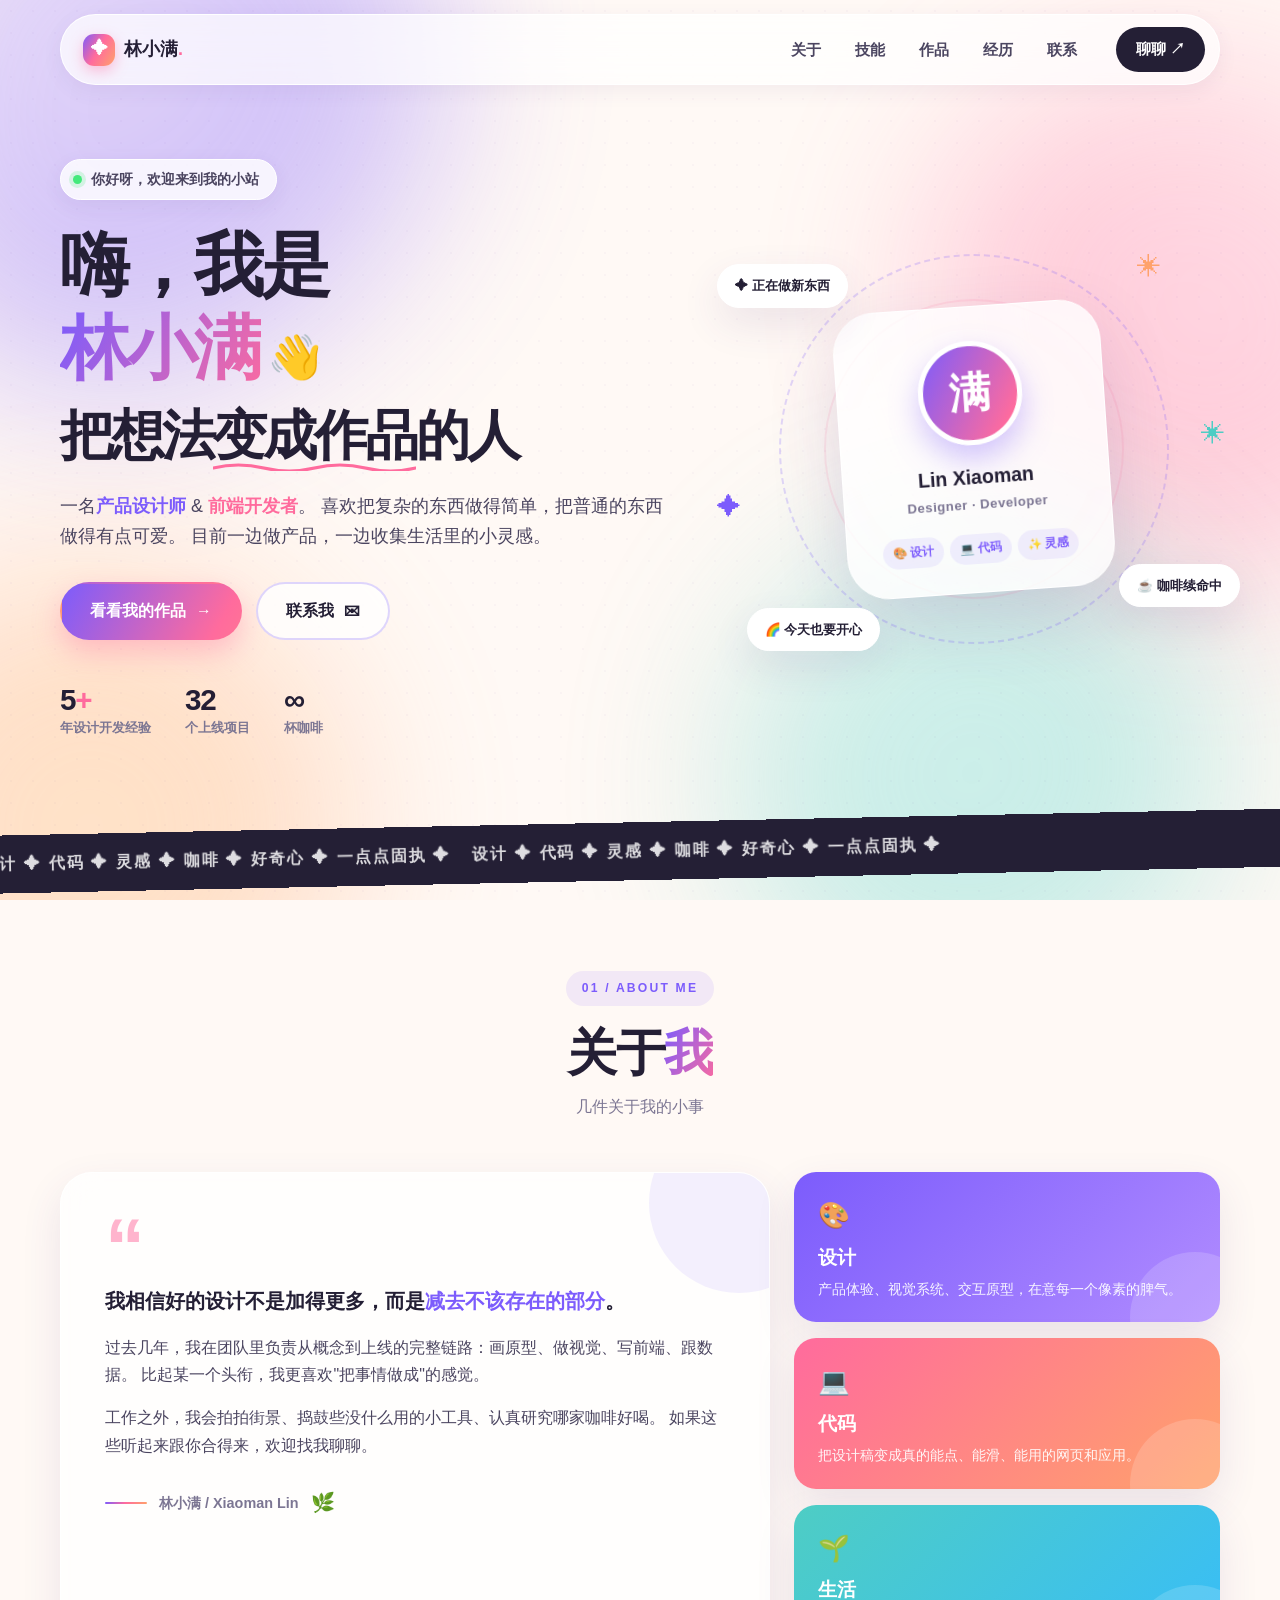
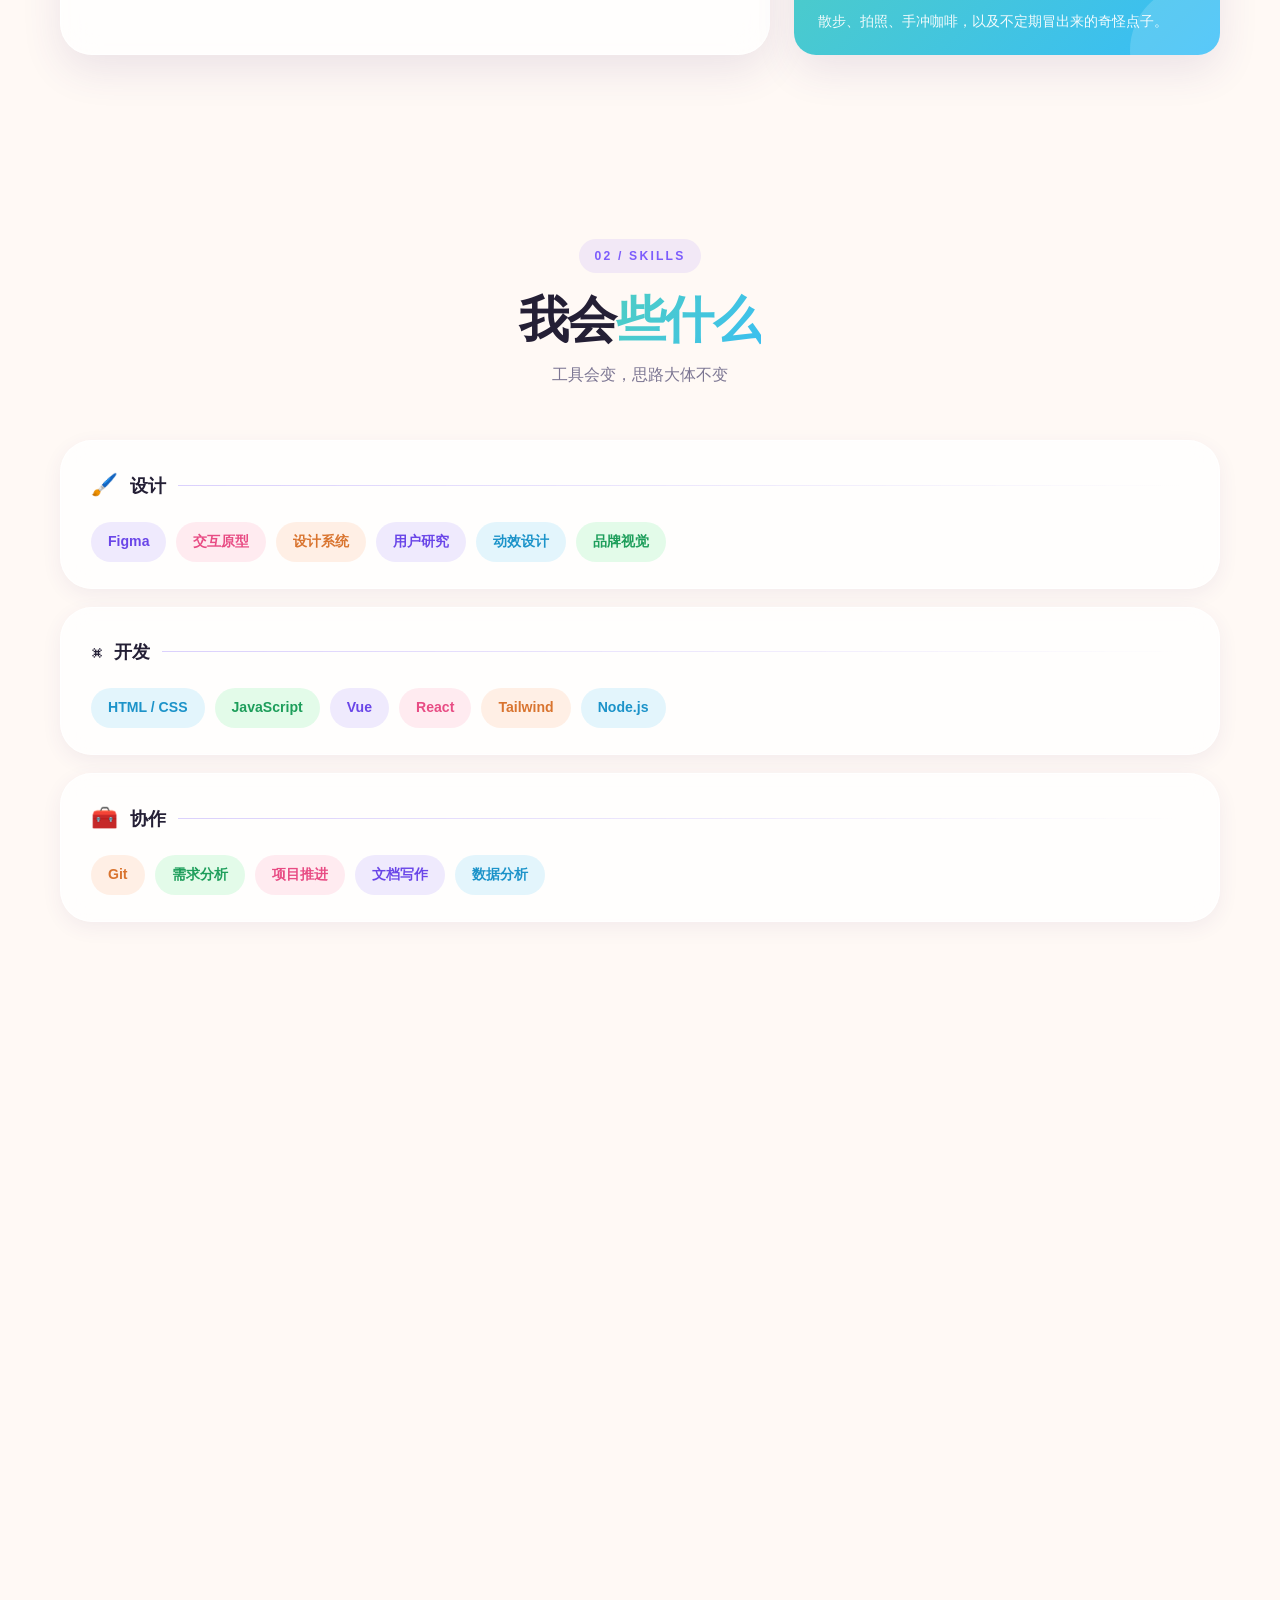
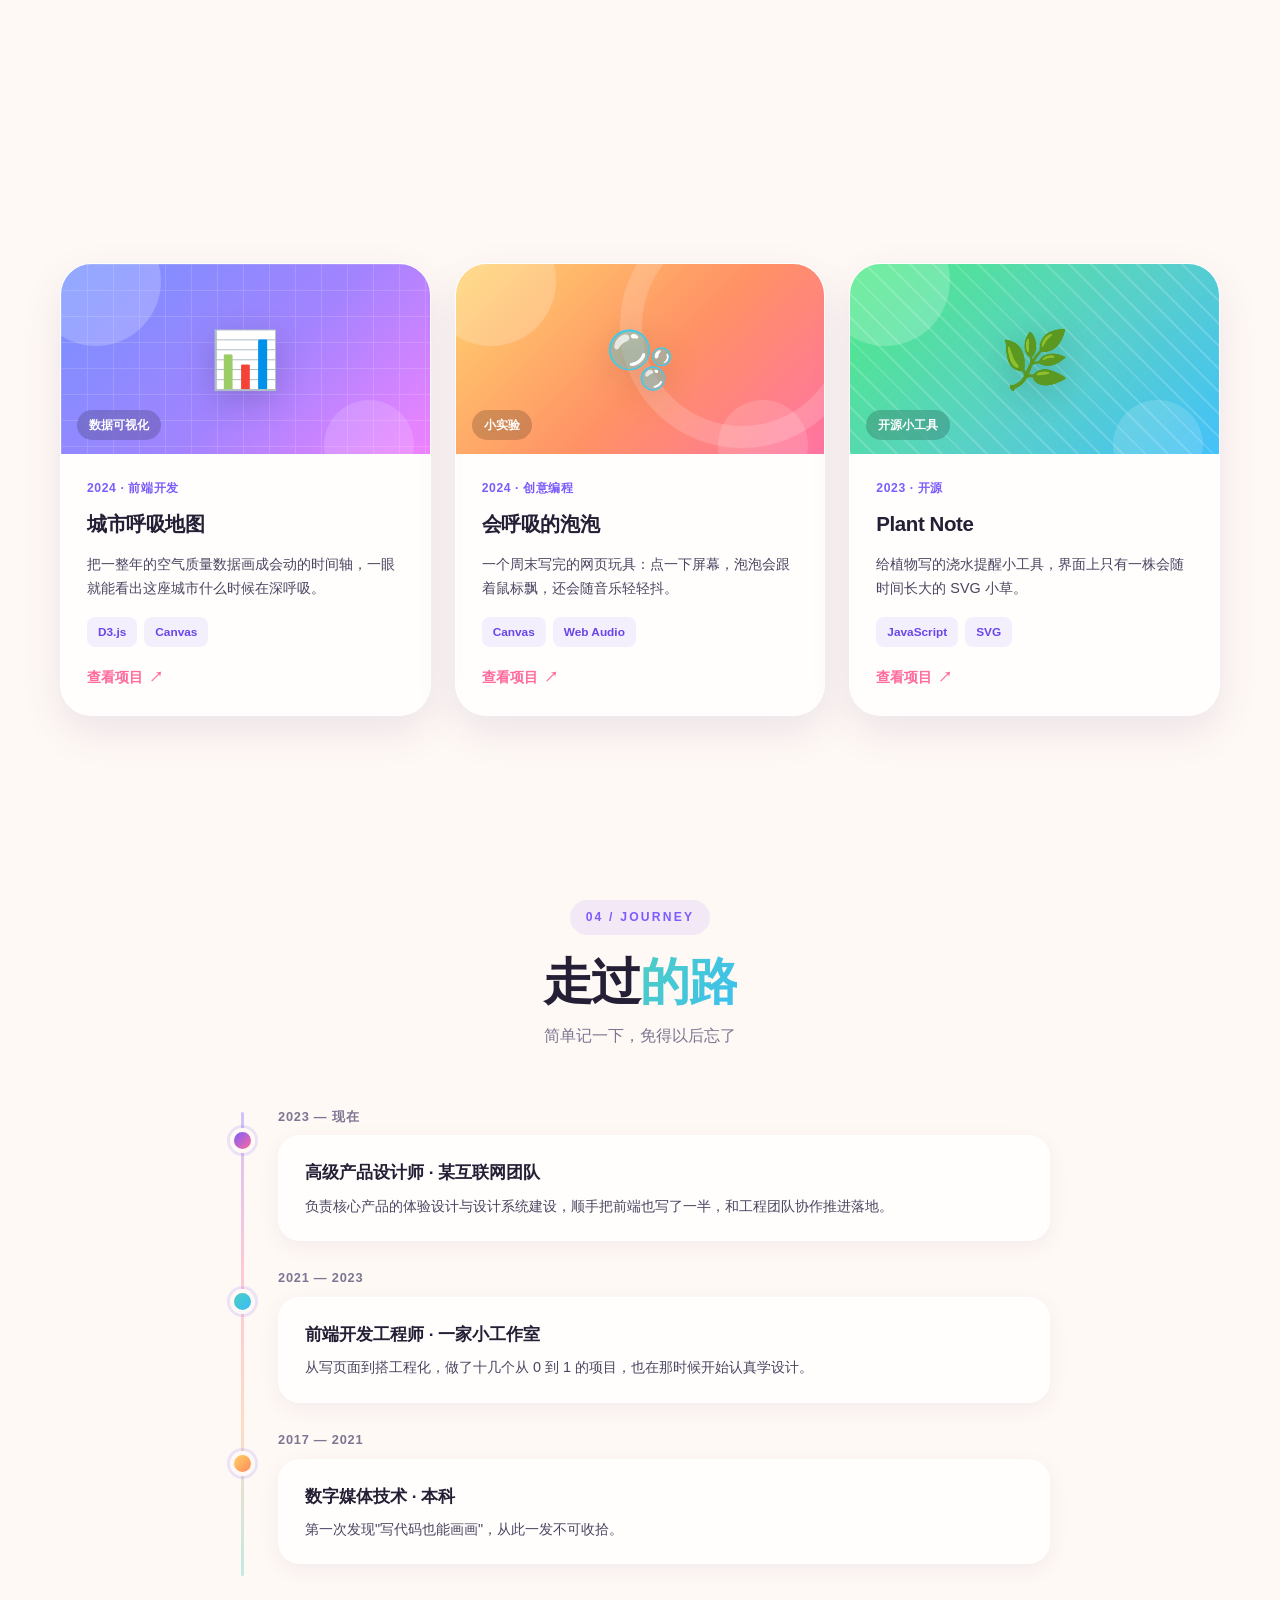
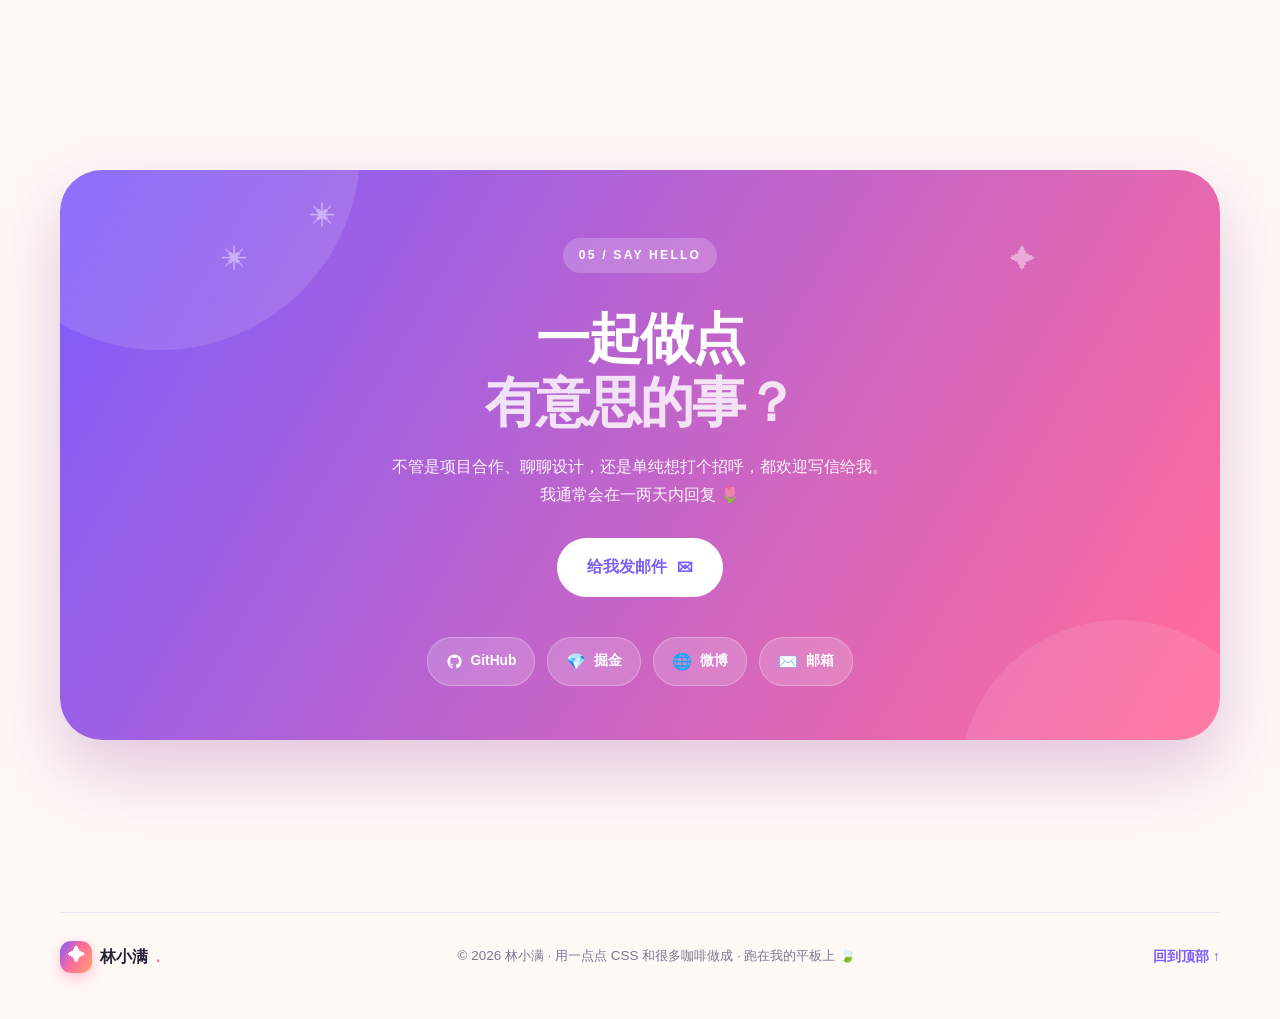
<file: index.html>
<!DOCTYPE html>
<html lang="zh-CN">
<head>
  <meta charset="UTF-8">
  <meta name="viewport" content="width=device-width, initial-scale=1, viewport-fit=cover">
  <meta name="theme-color" content="#FFF9F5">
  <meta name="description" content="林小满的个人网站 —— 产品设计师 & 前端开发者，这里放着我做过的作品和一点关于我的事。">
  <title>林小满 · 个人网站</title>
  <link rel="icon" href="data:image/svg+xml,<svg xmlns='http://www.w3.org/2000/svg' viewBox='0 0 100 100'><text y='.9em' font-size='90'>✦</text></svg>">
  <script>document.documentElement.className += ' js';</script>
  <link rel="stylesheet" href="assets/style.css">
</head>
<body>

  <!-- 顶部滚动进度条 -->
  <div class="scroll-progress" id="scrollProgress" aria-hidden="true"></div>

  <!-- 背景渐变光斑：纯 CSS 绘制，不依赖任何外部图片 -->
  <div class="bg-decor" aria-hidden="true">
    <span class="blob blob-a"></span>
    <span class="blob blob-b"></span>
    <span class="blob blob-c"></span>
    <span class="blob blob-d"></span>
    <span class="grain"></span>
  </div>

  <!-- ============ 导航 ============ -->
  <header class="site-header" id="top">
    <div class="nav-wrap">
      <a class="brand" href="#top" aria-label="回到首页">
        <span class="brand-mark">✦</span>
        <!-- 修改这里：网站上的名字 -->
        <span class="brand-name">林小满<span class="brand-dot">.</span></span>
      </a>

      <nav class="nav-links" id="navLinks" aria-label="主导航">
        <a href="#about">关于</a>
        <a href="#skills">技能</a>
        <a href="#works">作品</a>
        <a href="#journey">经历</a>
        <a href="#contact">联系</a>
      </nav>

      <a class="nav-cta" href="#contact">聊聊 <span aria-hidden="true">↗</span></a>
      <button class="nav-toggle" id="navToggle" aria-label="展开菜单" aria-expanded="false" aria-controls="navLinks">
        <span></span><span></span><span></span>
      </button>
    </div>
  </header>

  <main>
    <!-- ============ Hero ============ -->
    <section class="hero section-shell" aria-labelledby="heroTitle">
      <div class="hero-copy hero-enter">
        <span class="pill-badge"><span class="badge-dot"></span> 你好呀，欢迎来到我的小站</span>

        <h1 id="heroTitle">
          嗨，我是<br>
          <span class="gradient-text">林小满</span><span class="wave" aria-hidden="true">👋</span><br>
          <span class="hero-line-3">把想法<span class="underline-squiggle">变成作品</span>的人</span>
        </h1>

        <!-- 修改这里：一句话自我介绍 -->
        <p class="hero-desc">
          一名<span class="hl">产品设计师</span> &amp; <span class="hl hl-2">前端开发者</span>。
          喜欢把复杂的东西做得简单，把普通的东西做得有点可爱。
          目前一边做产品，一边收集生活里的小灵感。
        </p>

        <div class="hero-actions">
          <a class="btn btn-primary" href="#works">看看我的作品 <span aria-hidden="true">→</span></a>
          <a class="btn btn-ghost" href="#contact">联系我 <span aria-hidden="true">✉</span></a>
        </div>

        <div class="hero-stats">
          <div class="stat"><strong>5<span>+</span></strong><span>年设计开发经验</span></div>
          <div class="stat"><strong>32</strong><span>个上线项目</span></div>
          <div class="stat"><strong>∞</strong><span>杯咖啡</span></div>
        </div>
      </div>

      <div class="hero-art hero-enter" aria-hidden="true">
        <div class="art-orbit orbit-1"></div>
        <div class="art-orbit orbit-2"></div>
        <div class="art-card">
          <div class="art-avatar">满</div>
          <div class="art-name">Lin Xiaoman</div>
          <div class="art-role">Designer · Developer</div>
          <div class="art-chips">
            <span>🎨 设计</span><span>💻 代码</span><span>✨ 灵感</span>
          </div>
        </div>
        <div class="float-chip chip-1">✦ 正在做新东西</div>
        <div class="float-chip chip-2">☕ 咖啡续命中</div>
        <div class="float-chip chip-3">🌈 今天也要开心</div>
        <span class="art-spark spark-1">✳</span>
        <span class="art-spark spark-2">✦</span>
        <span class="art-spark spark-3">✳</span>
      </div>
    </section>

    <!-- 跑马灯分隔条 -->
    <div class="marquee" aria-hidden="true">
      <div class="marquee-track">
        <span>设计 ✦ 代码 ✦ 灵感 ✦ 咖啡 ✦ 好奇心 ✦ 一点点固执 ✦ </span>
        <span>设计 ✦ 代码 ✦ 灵感 ✦ 咖啡 ✦ 好奇心 ✦ 一点点固执 ✦ </span>
      </div>
    </div>

    <!-- ============ 关于我 ============ -->
    <section class="section section-shell" id="about" aria-labelledby="aboutTitle">
      <div class="section-head reveal">
        <span class="eyebrow">01 / ABOUT ME</span>
        <h2 id="aboutTitle">关于<span class="gradient-text">我</span></h2>
        <p>几件关于我的小事</p>
      </div>

      <div class="about-grid">
        <div class="glass-card about-main reveal">
          <span class="quote-mark" aria-hidden="true">“</span>
          <!-- 修改这里：详细的自我介绍 -->
          <p class="about-lead">我相信好的设计不是加得更多，而是<strong>减去不该存在的部分</strong>。</p>
          <p>过去几年，我在团队里负责从概念到上线的完整链路：画原型、做视觉、写前端、跟数据。
             比起某一个头衔，我更喜欢"把事情做成"的感觉。</p>
          <p>工作之外，我会拍拍街景、捣鼓些没什么用的小工具、认真研究哪家咖啡好喝。
             如果这些听起来跟你合得来，欢迎找我聊聊。</p>
          <div class="about-sign">
            <span class="sign-line"></span>
            <span>林小满 / Xiaoman Lin</span>
            <span class="sign-emoji">🌿</span>
          </div>
        </div>

        <div class="about-side">
          <div class="mini-card reveal" style="--mc1:#7C5CFC;--mc2:#B18CFF">
            <div class="mini-icon">🎨</div>
            <h3>设计</h3>
            <p>产品体验、视觉系统、交互原型，在意每一个像素的脾气。</p>
          </div>
          <div class="mini-card reveal" style="--mc1:#FF6B9D;--mc2:#FFA26B">
            <div class="mini-icon">💻</div>
            <h3>代码</h3>
            <p>把设计稿变成真的能点、能滑、能用的网页和应用。</p>
          </div>
          <div class="mini-card reveal" style="--mc1:#4ECDC4;--mc2:#38BDF8">
            <div class="mini-icon">🌱</div>
            <h3>生活</h3>
            <p>散步、拍照、手冲咖啡，以及不定期冒出来的奇怪点子。</p>
          </div>
        </div>
      </div>
    </section>

    <!-- ============ 技能 ============ -->
    <section class="section section-shell" id="skills" aria-labelledby="skillsTitle">
      <div class="section-head reveal">
        <span class="eyebrow">02 / SKILLS</span>
        <h2 id="skillsTitle">我会<span class="gradient-text gradient-cool">些什么</span></h2>
        <p>工具会变，思路大体不变</p>
      </div>

      <div class="skill-groups">
        <!-- 修改这里：按你的实际技能替换标签文字 -->
        <div class="skill-group reveal">
          <div class="skill-group-head"><span class="group-emoji">🖌️</span><h3>设计</h3><span class="group-line"></span></div>
          <div class="skill-tags">
            <span class="tag tag-purple">Figma</span><span class="tag tag-pink">交互原型</span>
            <span class="tag tag-orange">设计系统</span><span class="tag tag-purple">用户研究</span>
            <span class="tag tag-blue">动效设计</span><span class="tag tag-green">品牌视觉</span>
          </div>
        </div>
        <div class="skill-group reveal">
          <div class="skill-group-head"><span class="group-emoji">⌘</span><h3>开发</h3><span class="group-line"></span></div>
          <div class="skill-tags">
            <span class="tag tag-blue">HTML / CSS</span><span class="tag tag-green">JavaScript</span>
            <span class="tag tag-purple">Vue</span><span class="tag tag-pink">React</span>
            <span class="tag tag-orange">Tailwind</span><span class="tag tag-blue">Node.js</span>
          </div>
        </div>
        <div class="skill-group reveal">
          <div class="skill-group-head"><span class="group-emoji">🧰</span><h3>协作</h3><span class="group-line"></span></div>
          <div class="skill-tags">
            <span class="tag tag-orange">Git</span><span class="tag tag-green">需求分析</span>
            <span class="tag tag-pink">项目推进</span><span class="tag tag-purple">文档写作</span>
            <span class="tag tag-blue">数据分析</span>
          </div>
        </div>
      </div>
    </section>

    <!-- ============ 作品集 ============ -->
    <section class="section section-shell" id="works" aria-labelledby="worksTitle">
      <div class="section-head reveal">
        <span class="eyebrow">03 / SELECTED WORKS</span>
        <h2 id="worksTitle">做过<span class="gradient-text gradient-warm">的一些东西</span></h2>
        <p>挑了几个比较喜欢的放在这里</p>
      </div>

      <div class="filter-bar reveal" role="group" aria-label="作品分类筛选">
        <button class="filter-btn is-active" data-filter="all">全部</button>
        <button class="filter-btn" data-filter="design">设计</button>
        <button class="filter-btn" data-filter="code">开发</button>
        <button class="filter-btn" data-filter="fun">小实验</button>
      </div>

      <!-- 修改这里：每个 .work-card 就是一个作品，改标题/描述/标签/链接即可 -->
      <div class="works-grid" id="worksGrid">
        <article class="work-card reveal" data-category="design" style="--g1:#7C5CFC;--g2:#C86BFF;--g3:#FF8FB1">
          <div class="work-thumb thumb-pattern-1">
            <span class="thumb-emoji">🎨</span>
            <span class="thumb-shape s1"></span><span class="thumb-shape s2"></span>
            <span class="thumb-tag">设计系统</span>
          </div>
          <div class="work-body">
            <span class="work-meta">2026 · 产品设计</span>
            <h3>Petal 设计系统</h3>
            <p>为一款笔记应用从零搭建的组件库与设计规范，覆盖 60+ 组件、深浅双主题。</p>
            <div class="work-tags"><span>Figma</span><span>Design System</span></div>
            <a class="work-link" href="#contact" aria-label="查看 Petal 设计系统详情">查看项目 <span aria-hidden="true">↗</span></a>
          </div>
        </article>

        <article class="work-card reveal" data-category="code" style="--g1:#4ECDC4;--g2:#38BDF8;--g3:#6C8BFF">
          <div class="work-thumb thumb-pattern-2">
            <span class="thumb-emoji">⚡</span>
            <span class="thumb-shape s1"></span><span class="thumb-shape s2"></span>
            <span class="thumb-tag">Web App</span>
          </div>
          <div class="work-body">
            <span class="work-meta">2025 · 全栈开发</span>
            <h3>小满待办</h3>
            <p>一个轻到几乎没有存在感的待办工具，支持本地离线、键盘流操作和自然语言输入。</p>
            <div class="work-tags"><span>Vue</span><span>IndexedDB</span></div>
            <a class="work-link" href="#contact" aria-label="查看小满待办详情">查看项目 <span aria-hidden="true">↗</span></a>
          </div>
        </article>

        <article class="work-card reveal" data-category="design" style="--g1:#FFA26B;--g2:#FF6B9D;--g3:#FFD166">
          <div class="work-thumb thumb-pattern-3">
            <span class="thumb-emoji">📚</span>
            <span class="thumb-shape s1"></span><span class="thumb-shape s2"></span>
            <span class="thumb-tag">品牌视觉</span>
          </div>
          <div class="work-body">
            <span class="work-meta">2025 · 品牌设计</span>
            <h3>午后书店 · 视觉改造</h3>
            <p>给一家独立书店做的新视觉：暖色系、手写感字体，还有一整套能贴在纸袋上的插画。</p>
            <div class="work-tags"><span>Branding</span><span>Illustration</span></div>
            <a class="work-link" href="#contact" aria-label="查看午后书店视觉改造详情">查看项目 <span aria-hidden="true">↗</span></a>
          </div>
        </article>

        <article class="work-card reveal" data-category="code" style="--g1:#6C8BFF;--g2:#9D7BFF;--g3:#F07BFF">
          <div class="work-thumb thumb-pattern-4">
            <span class="thumb-emoji">📊</span>
            <span class="thumb-shape s1"></span><span class="thumb-shape s2"></span>
            <span class="thumb-tag">数据可视化</span>
          </div>
          <div class="work-body">
            <span class="work-meta">2024 · 前端开发</span>
            <h3>城市呼吸地图</h3>
            <p>把一整年的空气质量数据画成会动的时间轴，一眼就能看出这座城市什么时候在深呼吸。</p>
            <div class="work-tags"><span>D3.js</span><span>Canvas</span></div>
            <a class="work-link" href="#contact" aria-label="查看城市呼吸地图详情">查看项目 <span aria-hidden="true">↗</span></a>
          </div>
        </article>

        <article class="work-card reveal" data-category="fun" style="--g1:#FFD166;--g2:#FF8A5B;--g3:#FF6B9D">
          <div class="work-thumb thumb-pattern-5">
            <span class="thumb-emoji">🫧</span>
            <span class="thumb-shape s1"></span><span class="thumb-shape s2"></span>
            <span class="thumb-tag">小实验</span>
          </div>
          <div class="work-body">
            <span class="work-meta">2024 · 创意编程</span>
            <h3>会呼吸的泡泡</h3>
            <p>一个周末写完的网页玩具：点一下屏幕，泡泡会跟着鼠标飘，还会随音乐轻轻抖。</p>
            <div class="work-tags"><span>Canvas</span><span>Web Audio</span></div>
            <a class="work-link" href="#contact" aria-label="查看会呼吸的泡泡详情">查看项目 <span aria-hidden="true">↗</span></a>
          </div>
        </article>

        <article class="work-card reveal" data-category="fun" style="--g1:#43E97B;--g2:#4ECDC4;--g3:#38BDF8">
          <div class="work-thumb thumb-pattern-6">
            <span class="thumb-emoji">🌿</span>
            <span class="thumb-shape s1"></span><span class="thumb-shape s2"></span>
            <span class="thumb-tag">开源小工具</span>
          </div>
          <div class="work-body">
            <span class="work-meta">2023 · 开源</span>
            <h3>Plant Note</h3>
            <p>给植物写的浇水提醒小工具，界面上只有一株会随时间长大的 SVG 小草。</p>
            <div class="work-tags"><span>JavaScript</span><span>SVG</span></div>
            <a class="work-link" href="#contact" aria-label="查看 Plant Note 详情">查看项目 <span aria-hidden="true">↗</span></a>
          </div>
        </article>
      </div>

      <p class="works-empty" id="worksEmpty" hidden>这个分类还没有作品，换个标签看看吧 🌈</p>
    </section>

    <!-- ============ 经历 ============ -->
    <section class="section section-shell" id="journey" aria-labelledby="journeyTitle">
      <div class="section-head reveal">
        <span class="eyebrow">04 / JOURNEY</span>
        <h2 id="journeyTitle">走过<span class="gradient-text gradient-cool">的路</span></h2>
        <p>简单记一下，免得以后忘了</p>
      </div>

      <!-- 修改这里：按你的真实经历替换 -->
      <ol class="timeline">
        <li class="timeline-item reveal">
          <span class="tl-dot" style="--dot1:#7C5CFC;--dot2:#FF6B9D"></span>
          <span class="tl-year">2023 — 现在</span>
          <div class="tl-content glass-card">
            <h3>高级产品设计师 · 某互联网团队</h3>
            <p>负责核心产品的体验设计与设计系统建设，顺手把前端也写了一半，和工程团队协作推进落地。</p>
          </div>
        </li>
        <li class="timeline-item reveal">
          <span class="tl-dot" style="--dot1:#4ECDC4;--dot2:#38BDF8"></span>
          <span class="tl-year">2021 — 2023</span>
          <div class="tl-content glass-card">
            <h3>前端开发工程师 · 一家小工作室</h3>
            <p>从写页面到搭工程化，做了十几个从 0 到 1 的项目，也在那时候开始认真学设计。</p>
          </div>
        </li>
        <li class="timeline-item reveal">
          <span class="tl-dot" style="--dot1:#FFD166;--dot2:#FF8A5B"></span>
          <span class="tl-year">2017 — 2021</span>
          <div class="tl-content glass-card">
            <h3>数字媒体技术 · 本科</h3>
            <p>第一次发现"写代码也能画画"，从此一发不可收拾。</p>
          </div>
        </li>
      </ol>
    </section>

    <!-- ============ 联系 ============ -->
    <section class="section section-shell" id="contact" aria-labelledby="contactTitle">
      <div class="contact-card reveal">
        <div class="contact-deco" aria-hidden="true"><span>✳</span><span>✦</span><span>✳</span></div>
        <span class="eyebrow eyebrow-light">05 / SAY HELLO</span>
        <h2 id="contactTitle">一起做点<br><span>有意思的事？</span></h2>
        <!-- 修改这里：换成你的邮箱 -->
        <p>不管是项目合作、聊聊设计，还是单纯想打个招呼，都欢迎写信给我。<br>我通常会在一两天内回复 🌷</p>
        <a class="btn btn-white" href="mailto:hello@example.com">给我发邮件 <span aria-hidden="true">✉</span></a>

        <!-- 修改这里：把 # 换成你的主页链接 -->
        <div class="social-row">
          <a href="#" aria-label="GitHub"><svg viewBox="0 0 24 24" aria-hidden="true"><path d="M12 2a10 10 0 0 0-3.16 19.49c.5.09.68-.22.68-.48v-1.7c-2.78.6-3.37-1.34-3.37-1.34-.45-1.16-1.11-1.47-1.11-1.47-.91-.62.07-.6.07-.6 1 .07 1.53 1.03 1.53 1.03.9 1.53 2.34 1.09 2.91.83.09-.65.35-1.09.63-1.34-2.22-.25-4.55-1.11-4.55-4.94 0-1.09.39-1.98 1.03-2.68-.1-.25-.45-1.27.1-2.65 0 0 .84-.27 2.75 1.02a9.5 9.5 0 0 1 5 0c1.91-1.29 2.75-1.02 2.75-1.02.55 1.38.2 2.4.1 2.65.64.7 1.03 1.59 1.03 2.68 0 3.84-2.34 4.68-4.57 4.93.36.31.68.92.68 1.85v2.74c0 .27.18.58.69.48A10 10 0 0 0 12 2Z"/></svg><span>GitHub</span></a>
          <a href="#" aria-label="掘金"><span class="social-emoji">💎</span><span>掘金</span></a>
          <a href="#" aria-label="微博"><span class="social-emoji">🌐</span><span>微博</span></a>
          <a href="#contact" aria-label="邮箱"><span class="social-emoji">✉️</span><span>邮箱</span></a>
        </div>
      </div>
    </section>
  </main>

  <footer class="site-footer">
    <div class="footer-inner section-shell">
      <div class="footer-brand"><span class="brand-mark">✦</span> 林小满<span class="brand-dot">.</span></div>
      <!-- 修改这里：年份会自动更新，名字改掉即可 -->
      <p>© <span id="year">2026</span> 林小满 · 用一点点 CSS 和很多咖啡做成 · 跑在我的平板上 🍃</p>
      <a class="back-top" href="#top">回到顶部 ↑</a>
    </div>
  </footer>

  <button class="to-top" id="toTop" aria-label="回到顶部">↑</button>

  <script src="assets/app.js"></script>
</body>
</html>
</file>
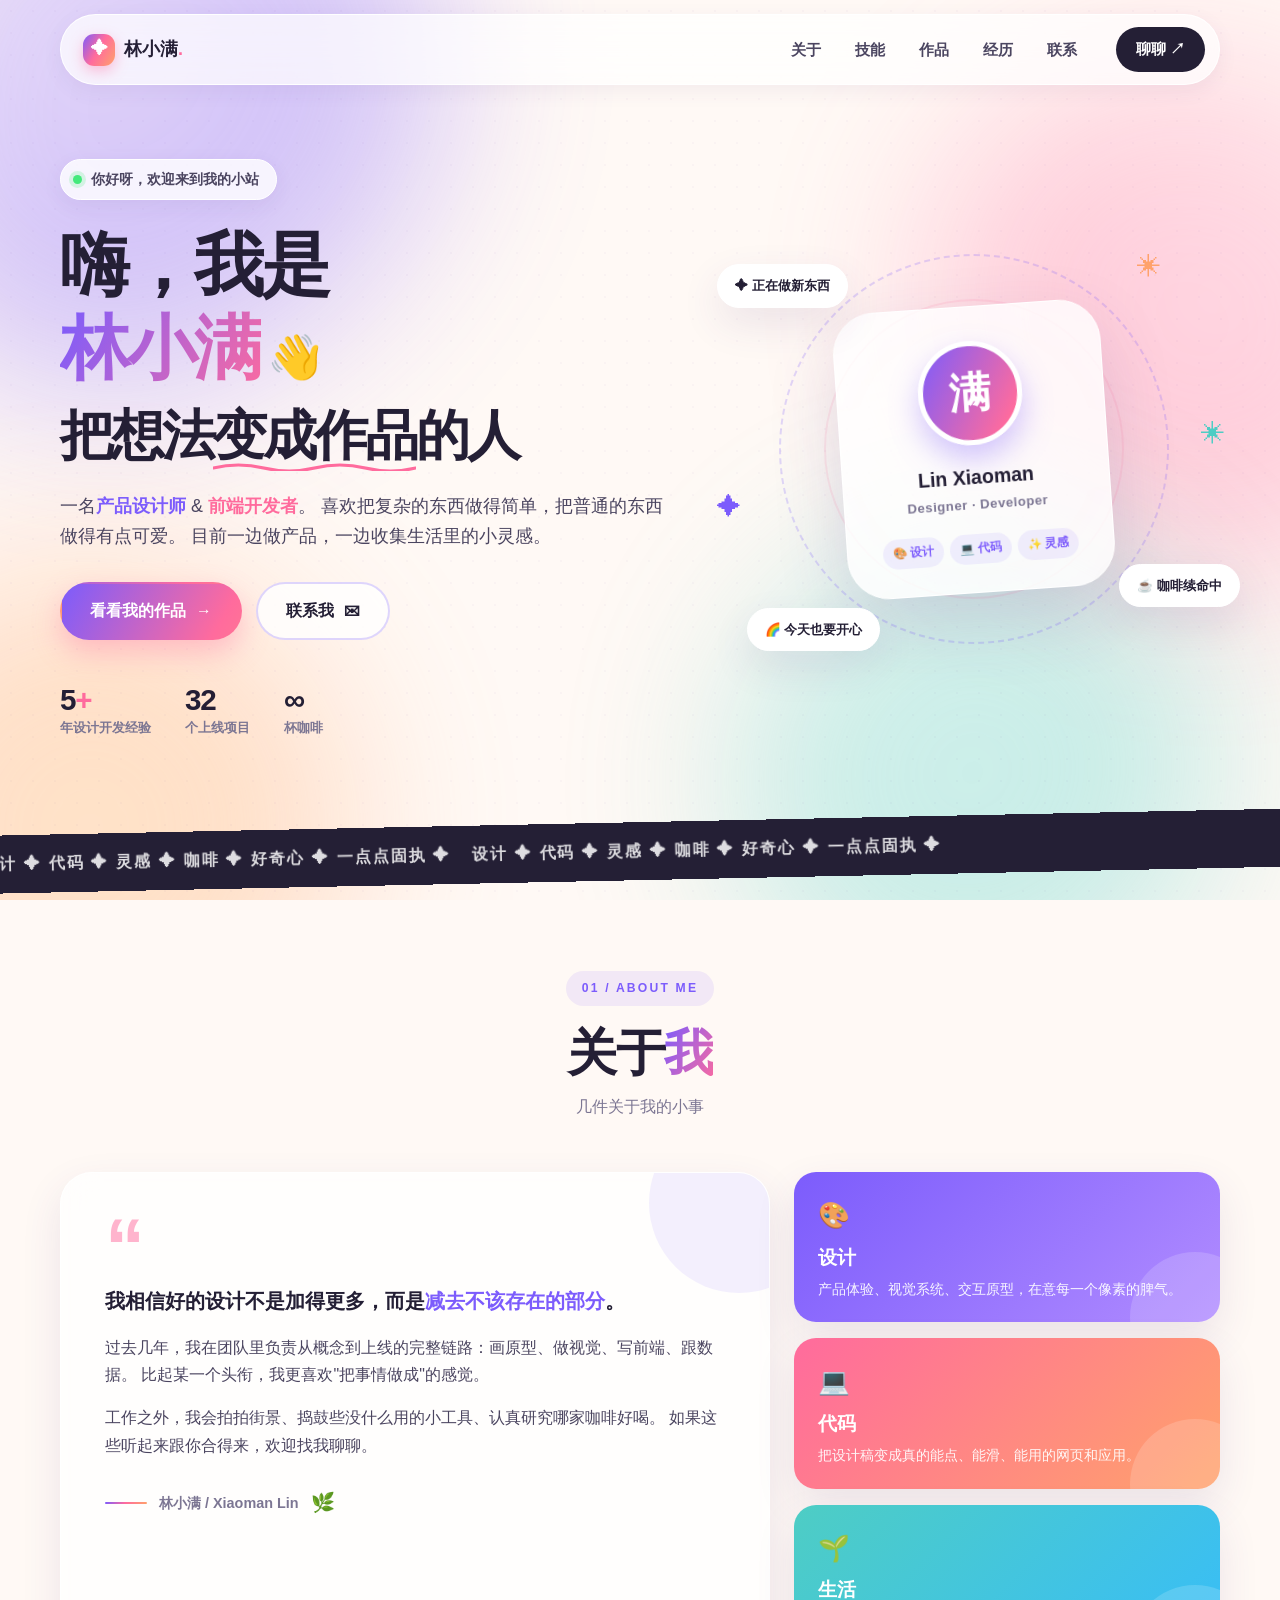
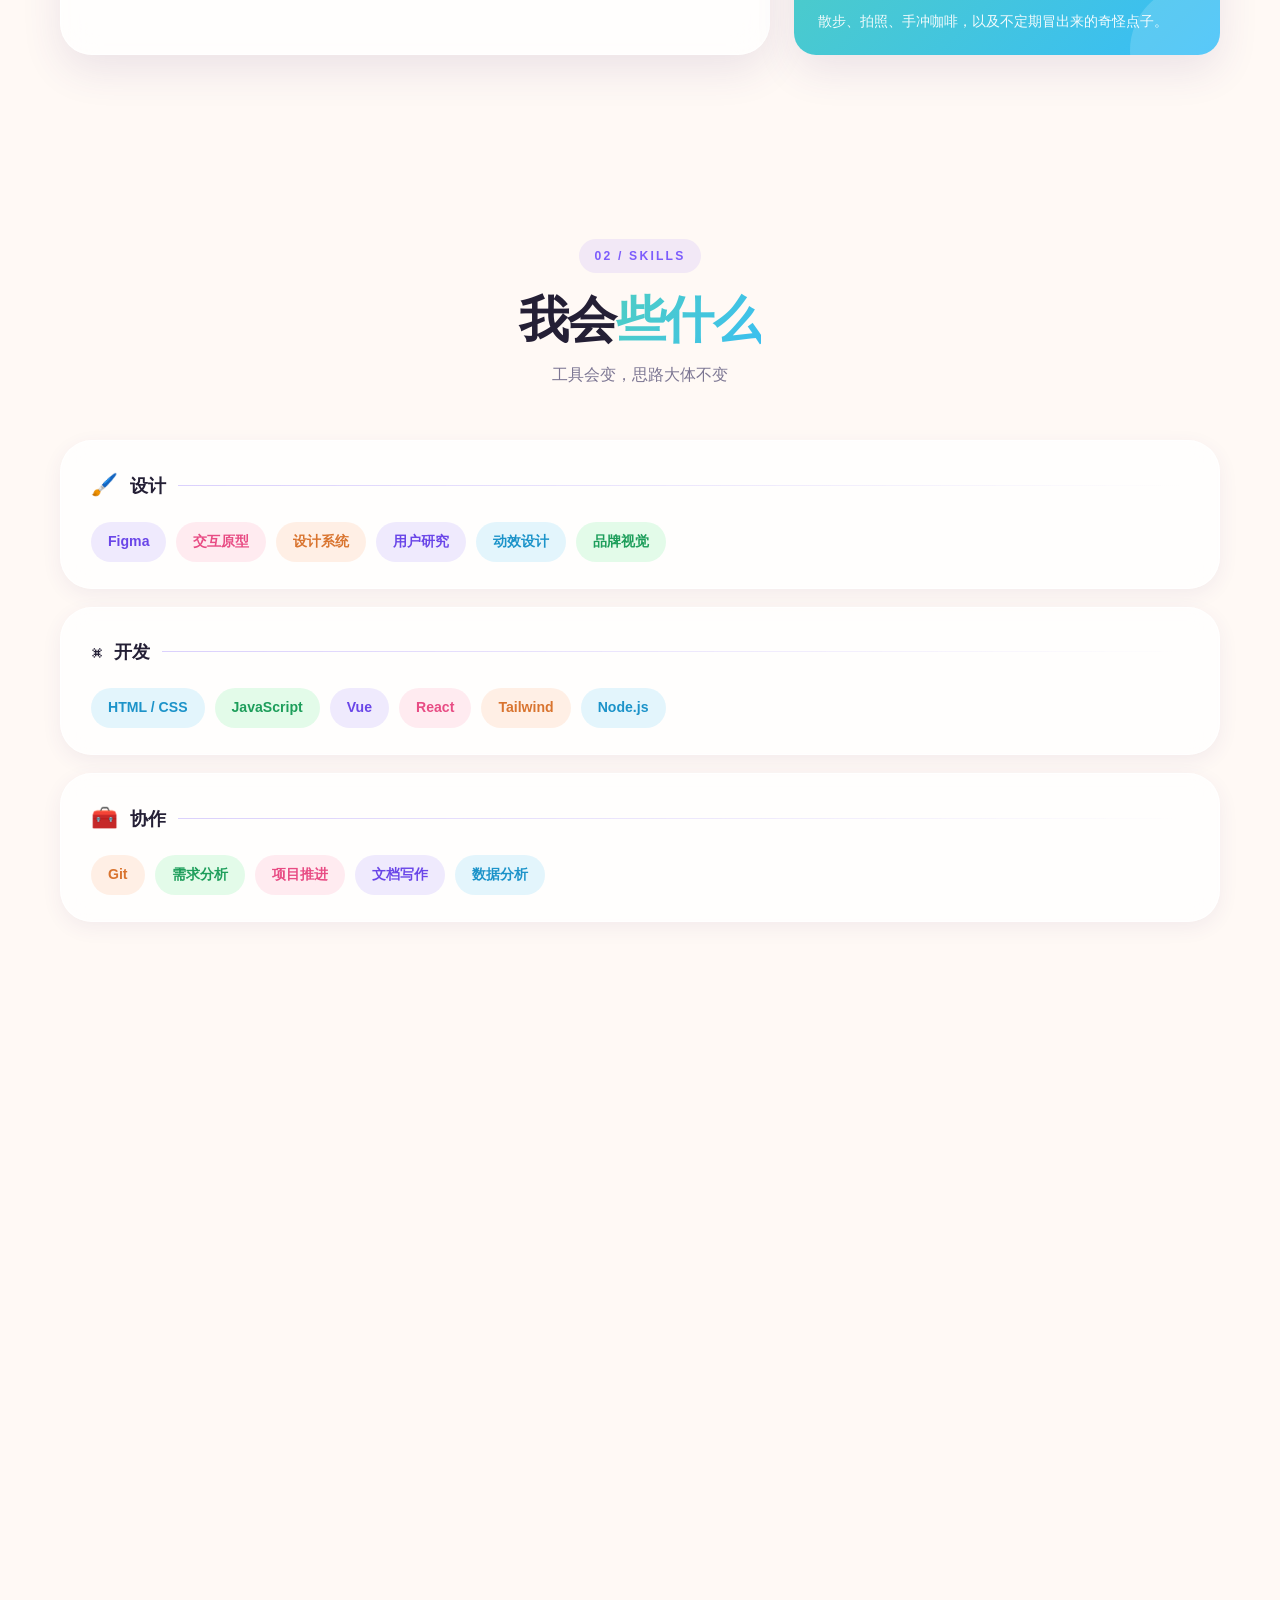
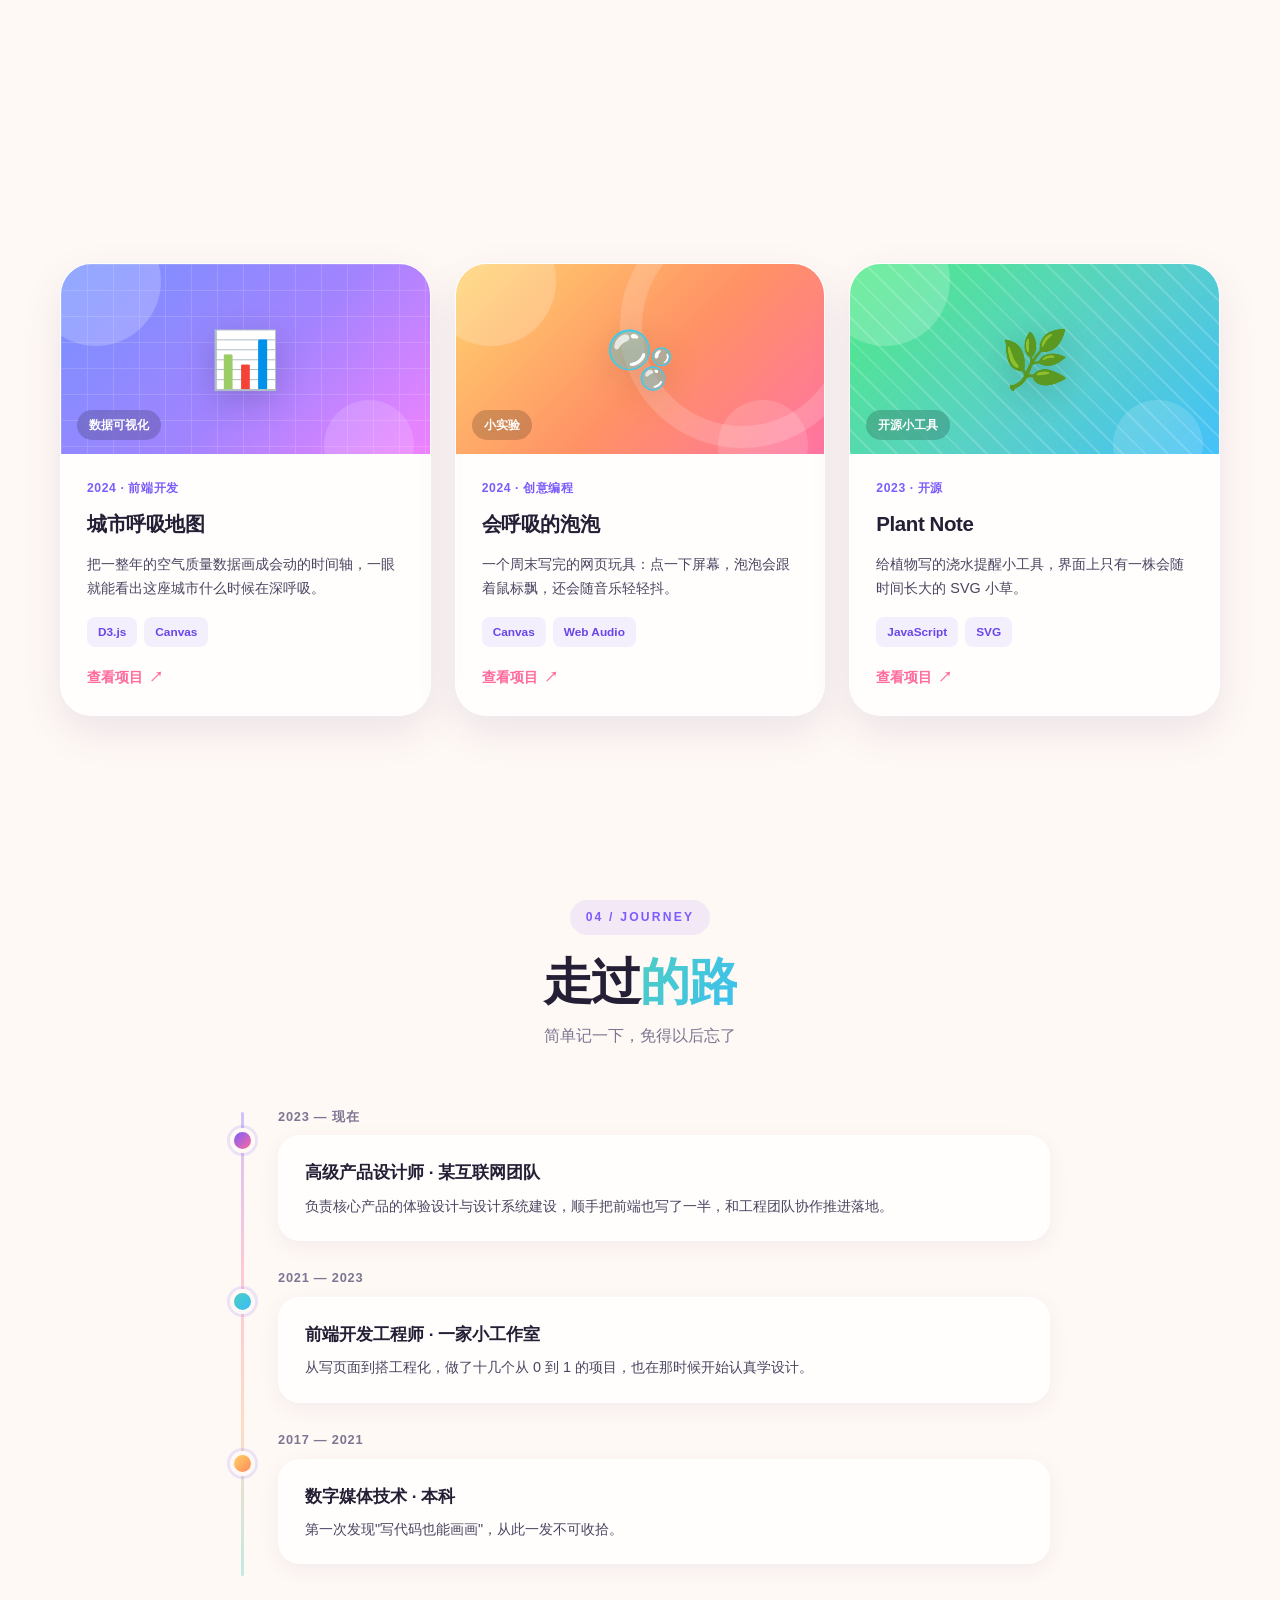
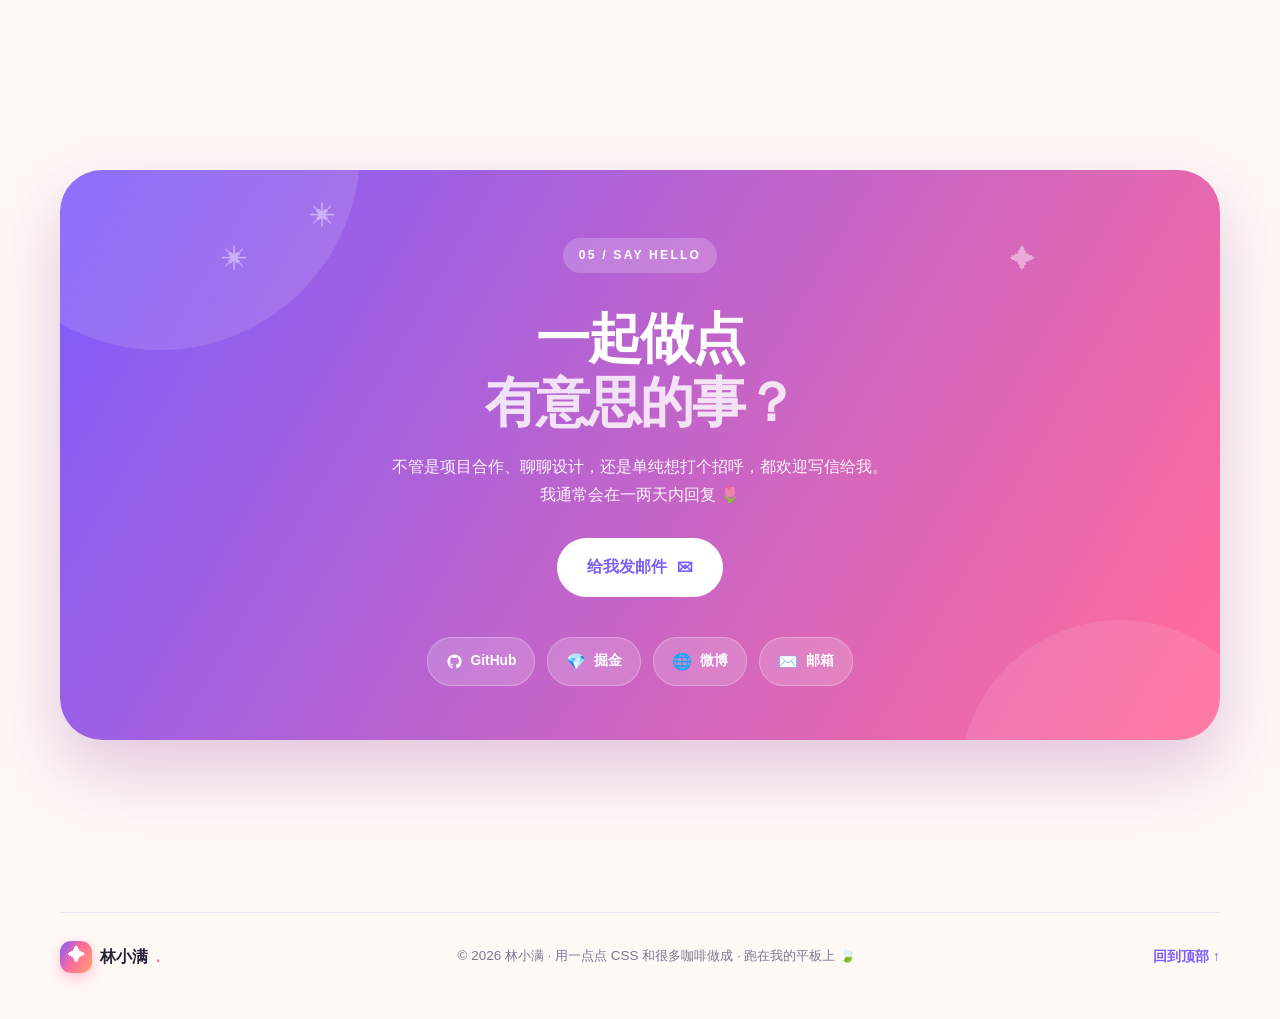
<file: index-standalone.html>
<!DOCTYPE html>
<html lang="zh-CN">
<head>
  <meta charset="UTF-8">
  <meta name="viewport" content="width=device-width, initial-scale=1, viewport-fit=cover">
  <meta name="theme-color" content="#FFF9F5">
  <meta name="description" content="林小满的个人网站 —— 产品设计师 & 前端开发者，这里放着我做过的作品和一点关于我的事。">
  <!-- 单文件离线版：由 index.html + style.css + app.js 自动合并生成。请勿直接编辑本文件。 -->
  <title>林小满 · 个人网站</title>
  <link rel="icon" href="data:image/svg+xml,<svg xmlns='http://www.w3.org/2000/svg' viewBox='0 0 100 100'><text y='.9em' font-size='90'>✦</text></svg>">
  <script>document.documentElement.className += ' js';</script>
  <style>
/* =========================================================
   林小满 · 个人网站样式
   全部视觉由 CSS 渐变 + 图形绘制，零外部依赖，可完全离线运行
   ========================================================= */

:root {
  --c-purple: #7C5CFC;
  --c-pink:   #FF6B9D;
  --c-orange: #FFA26B;
  --c-yellow: #FFD166;
  --c-mint:   #4ECDC4;
  --c-blue:   #38BDF8;
  --c-green:  #43E97B;

  --ink:      #241F35;
  --ink-soft: #4B4560;
  --muted:    #7C7693;
  --paper:    #FFF9F5;
  --white:    #FFFFFF;

  --grad-main: linear-gradient(120deg, #7C5CFC 0%, #FF6B9D 48%, #FFA26B 100%);
  --grad-cool: linear-gradient(120deg, #4ECDC4 0%, #38BDF8 55%, #7C5CFC 100%);
  --grad-warm: linear-gradient(120deg, #FFD166 0%, #FF8A5B 50%, #FF6B9D 100%);

  --card-bg: rgba(255, 255, 255, .74);
  --card-border: rgba(255, 255, 255, .9);
  --shadow-sm: 0 6px 20px rgba(80, 55, 130, .07);
  --shadow-md: 0 16px 40px rgba(80, 55, 130, .11);
  --shadow-lg: 0 28px 70px rgba(80, 55, 130, .16);

  --r-sm: 14px;
  --r-md: 22px;
  --r-lg: 32px;
  --r-xl: 42px;

  --maxw: 1160px;
  --font: -apple-system, BlinkMacSystemFont, "HarmonyOS Sans SC", "PingFang SC",
          "Noto Sans SC", "Microsoft YaHei", "Segoe UI", Roboto, sans-serif;
}

* { box-sizing: border-box; }

html { scroll-behavior: smooth; scroll-padding-top: 92px; }

body {
  margin: 0;
  font-family: var(--font);
  color: var(--ink);
  background: var(--paper);
  -webkit-font-smoothing: antialiased;
  overflow-x: hidden;
  line-height: 1.7;
}

img, svg { max-width: 100%; }
a { color: inherit; text-decoration: none; }
button { font-family: inherit; cursor: pointer; }
h1, h2, h3, p { margin-top: 0; }
::selection { background: #FFC9DE; color: #3A2352; }

/* ---------- 背景光斑 ---------- */
.bg-decor { position: fixed; inset: 0; z-index: -1; overflow: hidden; pointer-events: none; }
.blob { position: absolute; border-radius: 50%; filter: blur(90px); opacity: .42; will-change: transform; }
.blob-a { width: 46vw; height: 46vw; min-width: 380px; min-height: 380px; top: -14vw; left: -10vw;
          background: radial-gradient(circle at 35% 35%, #C9B6FF, #7C5CFC 60%, transparent 72%); animation: float-a 22s ease-in-out infinite; }
.blob-b { width: 40vw; height: 40vw; min-width: 340px; min-height: 340px; top: 6vw; right: -12vw;
          background: radial-gradient(circle at 60% 40%, #FFC7DC, #FF6B9D 60%, transparent 72%); animation: float-b 26s ease-in-out infinite; }
.blob-c { width: 42vw; height: 42vw; min-width: 340px; min-height: 340px; top: 62%; left: -14vw;
          background: radial-gradient(circle at 50% 50%, #FFE2A8, #FFA26B 58%, transparent 72%); animation: float-a 28s ease-in-out infinite reverse; }
.blob-d { width: 38vw; height: 38vw; min-width: 320px; min-height: 320px; bottom: -10vw; right: 4vw;
          background: radial-gradient(circle at 45% 45%, #B6F3EC, #4ECDC4 58%, transparent 72%); animation: float-b 24s ease-in-out infinite reverse; }
.grain { position: absolute; inset: 0; opacity: .35;
         background-image: radial-gradient(rgba(120, 90, 160, .10) 1px, transparent 1px);
         background-size: 22px 22px; }

@keyframes float-a { 0%,100% { transform: translate(0,0) scale(1); } 50% { transform: translate(5vw, 6vh) scale(1.12); } }
@keyframes float-b { 0%,100% { transform: translate(0,0) scale(1.05); } 50% { transform: translate(-6vw, -5vh) scale(.95); } }

/* ---------- 通用容器 ---------- */
.section-shell { width: min(100% - 48px, var(--maxw)); margin-inline: auto; }
.section { padding-block: 92px; }

.section-head { text-align: center; margin-bottom: 52px; }
.eyebrow {
  display: inline-block; font-size: .76rem; font-weight: 800; letter-spacing: .18em;
  color: var(--c-purple); background: rgba(124, 92, 252, .1);
  padding: 7px 16px; border-radius: 999px; margin-bottom: 18px;
}
.eyebrow-light { color: #fff; background: rgba(255,255,255,.2); }
.section-head h2 { font-size: clamp(2rem, 4.4vw, 3.1rem); font-weight: 850; letter-spacing: -.03em; line-height: 1.2; margin-bottom: 10px; }
.section-head p { color: var(--muted); font-size: 1rem; margin: 0; }

.gradient-text {
  background: var(--grad-main); background-size: 220% 220%;
  -webkit-background-clip: text; background-clip: text; color: transparent;
  animation: flow 7s ease infinite;
}
.gradient-cool { background-image: var(--grad-cool); }
.gradient-warm { background-image: var(--grad-warm); }
@keyframes flow { 0%,100% { background-position: 0% 50%; } 50% { background-position: 100% 50%; } }

.glass-card {
  background: var(--card-bg); border: 1px solid var(--card-border);
  border-radius: var(--r-lg); box-shadow: var(--shadow-md);
  -webkit-backdrop-filter: blur(18px); backdrop-filter: blur(18px);
}

/* ---------- 滚动进度 ---------- */
.scroll-progress {
  position: fixed; top: 0; left: 0; height: 4px; width: 0%; z-index: 100;
  background: var(--grad-main); border-radius: 0 4px 4px 0; transition: width .08s linear;
}

/* ---------- 导航 ---------- */
.site-header {
  position: sticky; top: 0; z-index: 50; padding-top: 14px;
}
.nav-wrap {
  width: min(100% - 40px, var(--maxw)); margin-inline: auto;
  display: flex; align-items: center; gap: 24px;
  padding: 12px 14px 12px 22px;
  background: rgba(255,255,255,.72); border: 1px solid rgba(255,255,255,.9);
  border-radius: 999px; box-shadow: var(--shadow-sm);
  -webkit-backdrop-filter: blur(20px); backdrop-filter: blur(20px);
}
.brand { display: inline-flex; align-items: center; gap: 9px; font-weight: 850; font-size: 1.12rem; white-space: nowrap; }
.brand-mark {
  display: grid; place-items: center; width: 32px; height: 32px; border-radius: 11px;
  background: var(--grad-main); color: #fff; font-size: 1.05rem;
  box-shadow: 0 5px 14px rgba(255,107,157,.4); animation: spin-slow 12s linear infinite;
}
@keyframes spin-slow { to { transform: rotate(360deg); } }
.brand-dot { color: var(--c-pink); }

.nav-links { display: flex; align-items: center; gap: 4px; margin-left: auto; }
.nav-links a {
  position: relative; padding: 8px 15px; border-radius: 999px;
  font-size: .94rem; font-weight: 650; color: var(--ink-soft); transition: .25s;
}
.nav-links a:hover { color: var(--c-purple); background: rgba(124,92,252,.09); }
.nav-cta {
  padding: 10px 20px; border-radius: 999px; color: #fff; font-weight: 750; font-size: .92rem;
  background: var(--ink); white-space: nowrap; transition: .25s;
}
.nav-cta:hover { transform: translateY(-2px); box-shadow: 0 8px 20px rgba(36,31,53,.25); }
.nav-toggle { display: none; width: 42px; height: 42px; border: 0; border-radius: 50%;
              background: rgba(124,92,252,.12); padding: 12px 10px; }
.nav-toggle span { display: block; height: 2px; border-radius: 2px; background: var(--ink); margin: 4px 0; transition: .25s; }

/* ---------- Hero ---------- */
.hero {
  display: grid; grid-template-columns: 1.12fr .88fr; gap: 40px; align-items: center;
  padding-top: 74px; padding-bottom: 84px;
}
.pill-badge {
  display: inline-flex; align-items: center; gap: 9px; padding: 8px 17px 8px 12px;
  background: rgba(255,255,255,.8); border: 1px solid #fff; border-radius: 999px;
  font-size: .86rem; font-weight: 650; color: var(--ink-soft); box-shadow: var(--shadow-sm);
}
.badge-dot { width: 9px; height: 9px; border-radius: 50%; background: var(--c-green);
             box-shadow: 0 0 0 4px rgba(67,233,123,.2); animation: pulse 2s infinite; }
@keyframes pulse { 50% { box-shadow: 0 0 0 8px rgba(67,233,123,0); } }

.hero h1 {
  font-size: clamp(2.5rem, 5.6vw, 4.35rem); font-weight: 880;
  letter-spacing: -.045em; line-height: 1.18; margin: 24px 0 20px;
}
.hero-line-3 { font-size: .78em; }
.wave { display: inline-block; margin-left: .18em; font-size: .62em; transform-origin: 70% 70%; animation: wave 2.4s ease-in-out infinite; }
@keyframes wave { 0%,60%,100% { transform: rotate(0); } 15% { transform: rotate(16deg); } 30% { transform: rotate(-10deg); } 45% { transform: rotate(12deg); } }
.underline-squiggle { position: relative; white-space: nowrap; }
.underline-squiggle::after {
  content: ""; position: absolute; left: 0; right: 0; bottom: -.1em; height: .16em;
  background: url("data:image/svg+xml,%3Csvg xmlns='http://www.w3.org/2000/svg' viewBox='0 0 200 12' preserveAspectRatio='none'%3E%3Cpath d='M0 8 Q 25 0 50 8 T 100 8 T 150 8 T 200 8' fill='none' stroke='%23FF6B9D' stroke-width='4' stroke-linecap='round'/%3E%3C/svg%3E") repeat-x center/100% 100%;
}
.hero-desc { font-size: clamp(1rem, 1.5vw, 1.12rem); color: var(--ink-soft); max-width: 34em; margin-bottom: 30px; }
.hl { font-weight: 800; color: var(--c-purple); }
.hl-2 { color: var(--c-pink); }

.hero-actions { display: flex; flex-wrap: wrap; gap: 14px; margin-bottom: 44px; }
.btn {
  display: inline-flex; align-items: center; gap: 10px; padding: 14px 28px;
  border-radius: 999px; font-weight: 780; font-size: .98rem; border: 2px solid transparent;
  transition: transform .25s, box-shadow .25s, background .25s;
}
.btn-primary { color: #fff; background: var(--grad-main); background-size: 180% 180%;
               box-shadow: 0 12px 28px rgba(255,107,157,.35); animation: flow 7s ease infinite; }
.btn-primary:hover { transform: translateY(-3px) scale(1.02); box-shadow: 0 18px 36px rgba(255,107,157,.45); }
.btn-ghost { background: rgba(255,255,255,.8); border-color: rgba(124,92,252,.25); color: var(--ink); }
.btn-ghost:hover { transform: translateY(-3px); border-color: var(--c-purple); box-shadow: var(--shadow-md); }
.btn-white { background: #fff; color: var(--c-purple); }
.btn-white:hover { transform: translateY(-3px) scale(1.03); box-shadow: 0 16px 34px rgba(0,0,0,.18); }

.hero-stats { display: flex; gap: 34px; flex-wrap: wrap; }
.stat { display: flex; flex-direction: column; }
.stat strong { font-size: 1.85rem; font-weight: 880; letter-spacing: -.04em; line-height: 1.1; }
.stat strong span { color: var(--c-pink); }
.stat > span:last-child { font-size: .82rem; color: var(--muted); font-weight: 600; }

/* Hero 插画卡片 */
.hero-art { position: relative; min-height: 440px; display: grid; place-items: center; }
.art-orbit { position: absolute; border-radius: 50%; border: 2px dashed rgba(124,92,252,.22); }
.orbit-1 { width: 390px; height: 390px; animation: spin-slow 40s linear infinite; }
.orbit-2 { width: 300px; height: 300px; border-style: solid; border-color: rgba(255,107,157,.13); animation: spin-slow 30s linear infinite reverse; }
.art-card {
  position: relative; z-index: 2; width: 268px; padding: 34px 26px 28px; text-align: center;
  border-radius: var(--r-xl); background: rgba(255,255,255,.82); border: 1px solid #fff;
  box-shadow: var(--shadow-lg); -webkit-backdrop-filter: blur(20px); backdrop-filter: blur(20px);
  transform: rotate(-4deg); animation: card-float 6s ease-in-out infinite;
}
@keyframes card-float { 0%,100% { transform: rotate(-4deg) translateY(0); } 50% { transform: rotate(-2deg) translateY(-14px); } }
.art-avatar {
  width: 104px; height: 104px; margin: 0 auto 16px; display: grid; place-items: center;
  border-radius: 50%; color: #fff; font-size: 2.6rem; font-weight: 850;
  background: var(--grad-main); background-size: 180% 180%; animation: flow 7s ease infinite;
  box-shadow: 0 14px 30px rgba(124,92,252,.35); border: 5px solid #fff;
}
.art-name { font-weight: 850; font-size: 1.22rem; }
.art-role { font-size: .82rem; color: var(--muted); font-weight: 650; letter-spacing: .04em; margin-bottom: 18px; }
.art-chips { display: flex; flex-wrap: wrap; gap: 6px; justify-content: center; }
.art-chips span { font-size: .72rem; font-weight: 700; padding: 5px 10px; border-radius: 999px;
                  background: rgba(124,92,252,.09); color: var(--c-purple); }
.float-chip {
  position: absolute; z-index: 3; padding: 10px 17px; border-radius: 999px;
  font-size: .8rem; font-weight: 750; color: var(--ink); white-space: nowrap;
  background: #fff; box-shadow: var(--shadow-md); border: 1px solid #fff;
  animation: chip-float 5s ease-in-out infinite;
}
.chip-1 { top: 8%; left: -2%; }
.chip-2 { bottom: 14%; right: -4%; animation-delay: 1.4s; }
.chip-3 { bottom: 4%; left: 4%; animation-delay: 2.6s; }
@keyframes chip-float { 0%,100% { transform: translateY(0) rotate(-3deg); } 50% { transform: translateY(-12px) rotate(3deg); } }
.art-spark { position: absolute; color: var(--c-orange); font-size: 1.5rem; animation: twinkle 3s ease-in-out infinite; }
.spark-1 { top: 4%; right: 12%; }
.spark-2 { bottom: 32%; left: -2%; color: var(--c-purple); animation-delay: 1s; }
.spark-3 { top: 42%; right: -1%; color: var(--c-mint); animation-delay: 2s; }
@keyframes twinkle { 0%,100% { opacity: .4; transform: scale(.8) rotate(0); } 50% { opacity: 1; transform: scale(1.25) rotate(45deg); } }

/* ---------- 跑马灯 ---------- */
.marquee { overflow: hidden; padding: 15px 0; background: var(--ink); transform: rotate(-1.2deg) scale(1.03); }
.marquee-track { display: flex; width: max-content; animation: marquee 26s linear infinite; }
.marquee-track span { font-size: .95rem; font-weight: 750; letter-spacing: .16em; color: rgba(255,255,255,.85); white-space: nowrap; padding-right: 20px; }
@keyframes marquee { to { transform: translateX(-50%); } }

/* ---------- 关于 ---------- */
.about-grid { display: grid; grid-template-columns: 1.25fr .75fr; gap: 24px; align-items: stretch; }
.about-main { padding: 42px 44px; position: relative; overflow: hidden; }
.about-main::before { content: ""; position: absolute; top: -60px; right: -60px; width: 180px; height: 180px;
                      border-radius: 50%; background: rgba(124,92,252,.09); }
.quote-mark { display: block; font-size: 5rem; line-height: .8; font-weight: 900; color: var(--c-pink); opacity: .5; margin-bottom: 6px; }
.about-main p { color: var(--ink-soft); margin-bottom: 16px; }
.about-lead { font-size: 1.28rem; font-weight: 750; color: var(--ink) !important; line-height: 1.6; }
.about-lead strong { color: var(--c-purple); }
.about-sign { display: flex; align-items: center; gap: 12px; margin-top: 28px; font-size: .9rem; font-weight: 700; color: var(--muted); }
.sign-line { width: 42px; height: 2px; border-radius: 2px; background: var(--grad-main); }
.sign-emoji { font-size: 1.2rem; }
.about-side { display: grid; gap: 16px; }
.mini-card {
  position: relative; padding: 22px 24px; border-radius: var(--r-md); color: #fff; overflow: hidden;
  background: linear-gradient(135deg, var(--mc1), var(--mc2)); box-shadow: var(--shadow-md);
  transition: transform .3s;
}
.mini-card:hover { transform: translateX(6px) scale(1.02); }
.mini-card::after { content: ""; position: absolute; width: 130px; height: 130px; right: -40px; bottom: -60px;
                    border-radius: 50%; background: rgba(255,255,255,.16); }
.mini-icon { font-size: 1.6rem; margin-bottom: 4px; }
.mini-card h3 { font-size: 1.18rem; margin-bottom: 4px; font-weight: 820; }
.mini-card p { font-size: .88rem; margin: 0; opacity: .93; line-height: 1.6; }

/* ---------- 技能 ---------- */
.skill-groups { display: grid; gap: 18px; }
.skill-group { padding: 26px 30px; border-radius: var(--r-lg); background: var(--card-bg);
               border: 1px solid var(--card-border); box-shadow: var(--shadow-sm);
               -webkit-backdrop-filter: blur(14px); backdrop-filter: blur(14px); }
.skill-group-head { display: flex; align-items: center; gap: 12px; margin-bottom: 18px; }
.group-emoji { font-size: 1.35rem; }
.skill-group-head h3 { font-size: 1.15rem; margin: 0; font-weight: 820; white-space: nowrap; }
.group-line { flex: 1; height: 1px; background: linear-gradient(90deg, rgba(124,92,252,.28), transparent); }
.skill-tags { display: flex; flex-wrap: wrap; gap: 10px; }
.tag { padding: 8px 17px; border-radius: 999px; font-size: .88rem; font-weight: 720; transition: transform .2s, box-shadow .2s; }
.tag:hover { transform: translateY(-3px) rotate(-2deg); box-shadow: var(--shadow-sm); }
.tag-purple { background: rgba(124,92,252,.12); color: #6A46E8; }
.tag-pink   { background: rgba(255,107,157,.13); color: #E84C84; }
.tag-orange { background: rgba(255,162,107,.16); color: #D9742F; }
.tag-blue   { background: rgba(56,189,248,.14); color: #1C93C9; }
.tag-green  { background: rgba(67,233,123,.15); color: #1E9E5B; }

/* ---------- 作品 ---------- */
.filter-bar { display: flex; justify-content: center; flex-wrap: wrap; gap: 10px; margin-bottom: 38px; }
.filter-btn { padding: 10px 24px; border-radius: 999px; border: 1.5px solid rgba(124,92,252,.2);
              background: rgba(255,255,255,.7); color: var(--ink-soft); font-weight: 720; font-size: .9rem; transition: .25s; }
.filter-btn:hover { border-color: var(--c-purple); color: var(--c-purple); }
.filter-btn.is-active { color: #fff; border-color: transparent; background: var(--grad-main); box-shadow: 0 8px 20px rgba(255,107,157,.3); }
.works-grid { display: grid; grid-template-columns: repeat(3, 1fr); gap: 24px; }
.work-card {
  border-radius: var(--r-lg); overflow: hidden; background: var(--card-bg);
  border: 1px solid var(--card-border); box-shadow: var(--shadow-md);
  -webkit-backdrop-filter: blur(14px); backdrop-filter: blur(14px);
  transition: transform .35s cubic-bezier(.2,.8,.2,1), box-shadow .35s, opacity .3s;
  display: flex; flex-direction: column;
}
.work-card:hover { transform: translateY(-10px) rotate(-.6deg); box-shadow: var(--shadow-lg); }
.work-card.is-hidden { display: none; }
.work-thumb {
  position: relative; height: 190px; overflow: hidden;
  background: linear-gradient(135deg, var(--g1), var(--g2) 55%, var(--g3));
  display: grid; place-items: center;
}
.work-thumb::after { content: ""; position: absolute; inset: 0; background: rgba(255,255,255,.06); }
.thumb-emoji { position: relative; z-index: 2; font-size: 3.5rem; filter: drop-shadow(0 8px 16px rgba(0,0,0,.16));
               transition: transform .4s cubic-bezier(.2,.8,.2,1); }
.work-card:hover .thumb-emoji { transform: scale(1.22) rotate(-8deg); }
.thumb-shape { position: absolute; border-radius: 50%; background: rgba(255,255,255,.2); }
.thumb-shape.s1 { width: 130px; height: 130px; top: -48px; left: -30px; }
.thumb-shape.s2 { width: 90px; height: 90px; bottom: -36px; right: 16px; background: rgba(255,255,255,.14); }
.thumb-pattern-2::before, .thumb-pattern-4::before {
  content: ""; position: absolute; inset: 0; opacity: .16;
  background-image: linear-gradient(rgba(255,255,255,.9) 1px, transparent 1px), linear-gradient(90deg, rgba(255,255,255,.9) 1px, transparent 1px);
  background-size: 26px 26px;
}
.thumb-pattern-3::before, .thumb-pattern-6::before {
  content: ""; position: absolute; inset: 0; opacity: .18;
  background: repeating-linear-gradient(45deg, rgba(255,255,255,.9) 0 2px, transparent 2px 16px);
}
.thumb-pattern-5::before { content: ""; position: absolute; width: 200px; height: 200px; border: 22px solid rgba(255,255,255,.16);
                           border-radius: 50%; top: -60px; right: -40px; }
.thumb-tag { position: absolute; z-index: 2; left: 16px; bottom: 14px; color: #fff; font-size: .74rem; font-weight: 750;
             padding: 5px 12px; border-radius: 999px; background: rgba(0,0,0,.18); -webkit-backdrop-filter: blur(6px); backdrop-filter: blur(6px); }
.work-body { padding: 24px 26px 26px; display: flex; flex-direction: column; flex: 1; }
.work-meta { font-size: .76rem; font-weight: 750; letter-spacing: .05em; color: var(--c-purple); text-transform: uppercase; }
.work-body h3 { font-size: 1.28rem; font-weight: 820; margin: 8px 0 10px; letter-spacing: -.02em; }
.work-body p { font-size: .9rem; color: var(--ink-soft); margin-bottom: 16px; flex: 1; }
.work-tags { display: flex; flex-wrap: wrap; gap: 7px; margin-bottom: 18px; }
.work-tags span { font-size: .74rem; font-weight: 700; padding: 5px 11px; border-radius: 8px;
                  background: rgba(124,92,252,.09); color: #6A46E8; }
.work-link { align-self: flex-start; font-size: .9rem; font-weight: 780; color: var(--c-pink); transition: gap .25s, color .25s; display: inline-flex; gap: 6px; align-items: center; }
.work-link:hover { gap: 12px; color: var(--c-purple); }
.works-empty { text-align: center; color: var(--muted); font-weight: 650; padding: 30px; }

/* ---------- 时间线 ---------- */
.timeline { list-style: none; margin: 0; padding: 0; position: relative; max-width: 820px; margin-inline: auto; }
.timeline::before { content: ""; position: absolute; left: 11px; top: 10px; bottom: 10px; width: 3px;
                    border-radius: 3px; background: linear-gradient(180deg, var(--c-purple), var(--c-pink), var(--c-orange), var(--c-mint)); opacity: .35; }
.timeline-item { position: relative; padding-left: 48px; padding-bottom: 22px; }
.tl-dot { position: absolute; left: 0; top: 26px; width: 25px; height: 25px; border-radius: 50%;
          background: linear-gradient(135deg, var(--dot1), var(--dot2)); border: 4px solid var(--paper);
          box-shadow: 0 0 0 3px rgba(124,92,252,.15); }
.tl-year { display: inline-block; font-size: .8rem; font-weight: 800; letter-spacing: .06em; color: var(--muted); margin-bottom: 8px; }
.tl-content { padding: 22px 26px; border-radius: var(--r-md); box-shadow: var(--shadow-sm); }
.tl-content h3 { font-size: 1.08rem; font-weight: 800; margin-bottom: 6px; }
.tl-content p { font-size: .9rem; color: var(--ink-soft); margin: 0; }

/* ---------- 联系 ---------- */
.contact-card {
  position: relative; overflow: hidden; text-align: center; padding: 68px 30px 54px;
  border-radius: var(--r-xl); color: #fff;
  background: var(--grad-main); background-size: 200% 200%; animation: flow 9s ease infinite;
  box-shadow: 0 30px 70px rgba(160, 80, 170, .3);
}
.contact-card::before { content: ""; position: absolute; width: 400px; height: 400px; border-radius: 50%;
                        background: rgba(255,255,255,.12); top: -220px; left: -100px; }
.contact-card::after { content: ""; position: absolute; width: 320px; height: 320px; border-radius: 50%;
                       background: rgba(255,255,255,.1); bottom: -200px; right: -60px; }
.contact-deco { position: absolute; inset: 0; pointer-events: none; }
.contact-deco span { position: absolute; color: rgba(255,255,255,.45); font-size: 1.6rem; animation: twinkle 4s ease-in-out infinite; }
.contact-deco span:nth-child(1) { top: 14%; left: 12%; }
.contact-deco span:nth-child(2) { top: 22%; right: 14%; animation-delay: 1.2s; }
.contact-deco span:nth-child(3) { bottom: 18%; left: 20%; animation-delay: 2.4s; }
.contact-card > * { position: relative; z-index: 1; }
.contact-card h2 { font-size: clamp(2.1rem, 5vw, 3.4rem); font-weight: 880; letter-spacing: -.04em; line-height: 1.18; margin: 16px 0 18px; }
.contact-card h2 span { opacity: .82; }
.contact-card p { max-width: 34em; margin: 0 auto 30px; font-size: 1rem; opacity: .94; }
.social-row { display: flex; justify-content: center; flex-wrap: wrap; gap: 12px; margin-top: 40px; }
.social-row a {
  display: inline-flex; align-items: center; gap: 8px; padding: 10px 18px; border-radius: 999px;
  font-size: .86rem; font-weight: 720; background: rgba(255,255,255,.18); border: 1px solid rgba(255,255,255,.28);
  transition: transform .25s, background .25s;
}
.social-row a:hover { transform: translateY(-4px); background: rgba(255,255,255,.32); }
.social-row svg { width: 17px; height: 17px; fill: #fff; }
.social-emoji { font-size: 1rem; }

/* ---------- 页脚 ---------- */
.site-footer { padding: 40px 0 46px; margin-top: 40px; }
.footer-inner { display: flex; align-items: center; justify-content: space-between; gap: 18px; flex-wrap: wrap;
                border-top: 1px solid rgba(124,92,252,.14); padding-top: 28px; }
.footer-brand { display: inline-flex; align-items: center; gap: 8px; font-weight: 850; }
.site-footer p { margin: 0; font-size: .84rem; color: var(--muted); }
.back-top { font-size: .86rem; font-weight: 750; color: var(--c-purple); }
.back-top:hover { text-decoration: underline; }

.to-top { position: fixed; right: 24px; bottom: 24px; z-index: 40; width: 48px; height: 48px;
          border: 0; border-radius: 50%; color: #fff; font-size: 1.2rem; font-weight: 800;
          background: var(--grad-main); box-shadow: 0 10px 24px rgba(255,107,157,.4);
          opacity: 0; transform: translateY(16px) scale(.8); pointer-events: none; transition: .3s; }
.to-top.is-visible { opacity: 1; transform: none; pointer-events: auto; }
.to-top:hover { transform: translateY(-4px); }

/* ---------- 滚动出现 ---------- */
.js .reveal { opacity: 0; }
.js .reveal.is-visible { animation: reveal-up .72s cubic-bezier(.2,.8,.2,1) both; }
@keyframes reveal-up { from { opacity: 0; transform: translateY(26px); } to { opacity: 1; transform: none; } }

/* 首屏用纯 CSS 自动入场，不依赖 JS，保证打开就能看到完整内容 */
.hero-enter { animation: hero-in .9s cubic-bezier(.2,.8,.2,1) both; }
.hero-art.hero-enter { animation-delay: .16s; }
@keyframes hero-in { from { opacity: 0; transform: translateY(28px); } to { opacity: 1; transform: none; } }

/* =========================================================
   响应式：平板竖屏 / 平板横屏 / 手机
   ========================================================= */
@media (max-width: 1024px) {
  .hero { grid-template-columns: 1fr .85fr; gap: 20px; }
  .works-grid { grid-template-columns: repeat(2, 1fr); }
  .about-main { padding: 34px; }
  .hero-art { min-height: 380px; }
  .orbit-1 { width: 320px; height: 320px; }
  .orbit-2 { width: 250px; height: 250px; }
}

@media (max-width: 820px) {
  .section { padding-block: 68px; }
  .hero { grid-template-columns: 1fr; padding-top: 48px; padding-bottom: 60px; text-align: center; }
  .hero-desc { margin-inline: auto; }
  .hero-actions, .hero-stats { justify-content: center; }
  .hero-art { min-height: 400px; order: -1; }
  .about-grid { grid-template-columns: 1fr; }
  .about-side { grid-template-columns: repeat(3, 1fr); }
  .mini-card { padding: 18px; }
  .nav-links {
    position: absolute; top: calc(100% + 8px); left: 20px; right: 20px;
    flex-direction: column; align-items: stretch; gap: 4px; padding: 14px;
    background: rgba(255,255,255,.96); border: 1px solid #fff; border-radius: 22px;
    box-shadow: var(--shadow-lg); -webkit-backdrop-filter: blur(20px); backdrop-filter: blur(20px);
    opacity: 0; visibility: hidden; transform: translateY(-10px); transition: .25s;
  }
  .nav-links.is-open { opacity: 1; visibility: visible; transform: none; }
  .nav-links a { text-align: center; padding: 12px; }
  .nav-cta { margin-left: auto; }
  .nav-toggle { display: block; }
  .nav-toggle.is-open span:nth-child(1) { transform: translateY(6px) rotate(45deg); }
  .nav-toggle.is-open span:nth-child(2) { opacity: 0; }
  .nav-toggle.is-open span:nth-child(3) { transform: translateY(-6px) rotate(-45deg); }
}

@media (max-width: 600px) {
  .section-shell { width: min(100% - 32px, var(--maxw)); }
  .hero h1 { font-size: clamp(2.2rem, 10vw, 3rem); }
  .hero-stats { gap: 20px; }
  .stat strong { font-size: 1.5rem; }
  .works-grid { grid-template-columns: 1fr; }
  .about-side { grid-template-columns: 1fr; }
  .about-main { padding: 28px 24px; }
  .skill-group { padding: 22px; }
  .filter-btn { padding: 9px 18px; }
  .footer-inner { flex-direction: column; text-align: center; }
  .contact-card { padding: 52px 20px 44px; }
  .hero-art { min-height: 340px; }
  .art-card { transform: scale(.88) rotate(-4deg); }
  .float-chip { font-size: .7rem; padding: 8px 12px; }
  .chip-1 { left: -8px; }
  .chip-2 { right: -8px; }
  .to-top { right: 16px; bottom: 16px; }
}

/* 尊重系统"减少动态效果"设置 */
@media (prefers-reduced-motion: reduce) {
  *, *::before, *::after { animation-duration: .001ms !important; animation-iteration-count: 1 !important;
                           transition-duration: .001ms !important; scroll-behavior: auto !important; }
  .js .reveal { opacity: 1; transform: none; }
}

</style>
</head>
<body>

  <!-- 顶部滚动进度条 -->
  <div class="scroll-progress" id="scrollProgress" aria-hidden="true"></div>

  <!-- 背景渐变光斑：纯 CSS 绘制，不依赖任何外部图片 -->
  <div class="bg-decor" aria-hidden="true">
    <span class="blob blob-a"></span>
    <span class="blob blob-b"></span>
    <span class="blob blob-c"></span>
    <span class="blob blob-d"></span>
    <span class="grain"></span>
  </div>

  <!-- ============ 导航 ============ -->
  <header class="site-header" id="top">
    <div class="nav-wrap">
      <a class="brand" href="#top" aria-label="回到首页">
        <span class="brand-mark">✦</span>
        <!-- 修改这里：网站上的名字 -->
        <span class="brand-name">林小满<span class="brand-dot">.</span></span>
      </a>

      <nav class="nav-links" id="navLinks" aria-label="主导航">
        <a href="#about">关于</a>
        <a href="#skills">技能</a>
        <a href="#works">作品</a>
        <a href="#journey">经历</a>
        <a href="#contact">联系</a>
      </nav>

      <a class="nav-cta" href="#contact">聊聊 <span aria-hidden="true">↗</span></a>
      <button class="nav-toggle" id="navToggle" aria-label="展开菜单" aria-expanded="false" aria-controls="navLinks">
        <span></span><span></span><span></span>
      </button>
    </div>
  </header>

  <main>
    <!-- ============ Hero ============ -->
    <section class="hero section-shell" aria-labelledby="heroTitle">
      <div class="hero-copy hero-enter">
        <span class="pill-badge"><span class="badge-dot"></span> 你好呀，欢迎来到我的小站</span>

        <h1 id="heroTitle">
          嗨，我是<br>
          <span class="gradient-text">林小满</span><span class="wave" aria-hidden="true">👋</span><br>
          <span class="hero-line-3">把想法<span class="underline-squiggle">变成作品</span>的人</span>
        </h1>

        <!-- 修改这里：一句话自我介绍 -->
        <p class="hero-desc">
          一名<span class="hl">产品设计师</span> &amp; <span class="hl hl-2">前端开发者</span>。
          喜欢把复杂的东西做得简单，把普通的东西做得有点可爱。
          目前一边做产品，一边收集生活里的小灵感。
        </p>

        <div class="hero-actions">
          <a class="btn btn-primary" href="#works">看看我的作品 <span aria-hidden="true">→</span></a>
          <a class="btn btn-ghost" href="#contact">联系我 <span aria-hidden="true">✉</span></a>
        </div>

        <div class="hero-stats">
          <div class="stat"><strong>5<span>+</span></strong><span>年设计开发经验</span></div>
          <div class="stat"><strong>32</strong><span>个上线项目</span></div>
          <div class="stat"><strong>∞</strong><span>杯咖啡</span></div>
        </div>
      </div>

      <div class="hero-art hero-enter" aria-hidden="true">
        <div class="art-orbit orbit-1"></div>
        <div class="art-orbit orbit-2"></div>
        <div class="art-card">
          <div class="art-avatar">满</div>
          <div class="art-name">Lin Xiaoman</div>
          <div class="art-role">Designer · Developer</div>
          <div class="art-chips">
            <span>🎨 设计</span><span>💻 代码</span><span>✨ 灵感</span>
          </div>
        </div>
        <div class="float-chip chip-1">✦ 正在做新东西</div>
        <div class="float-chip chip-2">☕ 咖啡续命中</div>
        <div class="float-chip chip-3">🌈 今天也要开心</div>
        <span class="art-spark spark-1">✳</span>
        <span class="art-spark spark-2">✦</span>
        <span class="art-spark spark-3">✳</span>
      </div>
    </section>

    <!-- 跑马灯分隔条 -->
    <div class="marquee" aria-hidden="true">
      <div class="marquee-track">
        <span>设计 ✦ 代码 ✦ 灵感 ✦ 咖啡 ✦ 好奇心 ✦ 一点点固执 ✦ </span>
        <span>设计 ✦ 代码 ✦ 灵感 ✦ 咖啡 ✦ 好奇心 ✦ 一点点固执 ✦ </span>
      </div>
    </div>

    <!-- ============ 关于我 ============ -->
    <section class="section section-shell" id="about" aria-labelledby="aboutTitle">
      <div class="section-head reveal">
        <span class="eyebrow">01 / ABOUT ME</span>
        <h2 id="aboutTitle">关于<span class="gradient-text">我</span></h2>
        <p>几件关于我的小事</p>
      </div>

      <div class="about-grid">
        <div class="glass-card about-main reveal">
          <span class="quote-mark" aria-hidden="true">“</span>
          <!-- 修改这里：详细的自我介绍 -->
          <p class="about-lead">我相信好的设计不是加得更多，而是<strong>减去不该存在的部分</strong>。</p>
          <p>过去几年，我在团队里负责从概念到上线的完整链路：画原型、做视觉、写前端、跟数据。
             比起某一个头衔，我更喜欢"把事情做成"的感觉。</p>
          <p>工作之外，我会拍拍街景、捣鼓些没什么用的小工具、认真研究哪家咖啡好喝。
             如果这些听起来跟你合得来，欢迎找我聊聊。</p>
          <div class="about-sign">
            <span class="sign-line"></span>
            <span>林小满 / Xiaoman Lin</span>
            <span class="sign-emoji">🌿</span>
          </div>
        </div>

        <div class="about-side">
          <div class="mini-card reveal" style="--mc1:#7C5CFC;--mc2:#B18CFF">
            <div class="mini-icon">🎨</div>
            <h3>设计</h3>
            <p>产品体验、视觉系统、交互原型，在意每一个像素的脾气。</p>
          </div>
          <div class="mini-card reveal" style="--mc1:#FF6B9D;--mc2:#FFA26B">
            <div class="mini-icon">💻</div>
            <h3>代码</h3>
            <p>把设计稿变成真的能点、能滑、能用的网页和应用。</p>
          </div>
          <div class="mini-card reveal" style="--mc1:#4ECDC4;--mc2:#38BDF8">
            <div class="mini-icon">🌱</div>
            <h3>生活</h3>
            <p>散步、拍照、手冲咖啡，以及不定期冒出来的奇怪点子。</p>
          </div>
        </div>
      </div>
    </section>

    <!-- ============ 技能 ============ -->
    <section class="section section-shell" id="skills" aria-labelledby="skillsTitle">
      <div class="section-head reveal">
        <span class="eyebrow">02 / SKILLS</span>
        <h2 id="skillsTitle">我会<span class="gradient-text gradient-cool">些什么</span></h2>
        <p>工具会变，思路大体不变</p>
      </div>

      <div class="skill-groups">
        <!-- 修改这里：按你的实际技能替换标签文字 -->
        <div class="skill-group reveal">
          <div class="skill-group-head"><span class="group-emoji">🖌️</span><h3>设计</h3><span class="group-line"></span></div>
          <div class="skill-tags">
            <span class="tag tag-purple">Figma</span><span class="tag tag-pink">交互原型</span>
            <span class="tag tag-orange">设计系统</span><span class="tag tag-purple">用户研究</span>
            <span class="tag tag-blue">动效设计</span><span class="tag tag-green">品牌视觉</span>
          </div>
        </div>
        <div class="skill-group reveal">
          <div class="skill-group-head"><span class="group-emoji">⌘</span><h3>开发</h3><span class="group-line"></span></div>
          <div class="skill-tags">
            <span class="tag tag-blue">HTML / CSS</span><span class="tag tag-green">JavaScript</span>
            <span class="tag tag-purple">Vue</span><span class="tag tag-pink">React</span>
            <span class="tag tag-orange">Tailwind</span><span class="tag tag-blue">Node.js</span>
          </div>
        </div>
        <div class="skill-group reveal">
          <div class="skill-group-head"><span class="group-emoji">🧰</span><h3>协作</h3><span class="group-line"></span></div>
          <div class="skill-tags">
            <span class="tag tag-orange">Git</span><span class="tag tag-green">需求分析</span>
            <span class="tag tag-pink">项目推进</span><span class="tag tag-purple">文档写作</span>
            <span class="tag tag-blue">数据分析</span>
          </div>
        </div>
      </div>
    </section>

    <!-- ============ 作品集 ============ -->
    <section class="section section-shell" id="works" aria-labelledby="worksTitle">
      <div class="section-head reveal">
        <span class="eyebrow">03 / SELECTED WORKS</span>
        <h2 id="worksTitle">做过<span class="gradient-text gradient-warm">的一些东西</span></h2>
        <p>挑了几个比较喜欢的放在这里</p>
      </div>

      <div class="filter-bar reveal" role="group" aria-label="作品分类筛选">
        <button class="filter-btn is-active" data-filter="all">全部</button>
        <button class="filter-btn" data-filter="design">设计</button>
        <button class="filter-btn" data-filter="code">开发</button>
        <button class="filter-btn" data-filter="fun">小实验</button>
      </div>

      <!-- 修改这里：每个 .work-card 就是一个作品，改标题/描述/标签/链接即可 -->
      <div class="works-grid" id="worksGrid">
        <article class="work-card reveal" data-category="design" style="--g1:#7C5CFC;--g2:#C86BFF;--g3:#FF8FB1">
          <div class="work-thumb thumb-pattern-1">
            <span class="thumb-emoji">🎨</span>
            <span class="thumb-shape s1"></span><span class="thumb-shape s2"></span>
            <span class="thumb-tag">设计系统</span>
          </div>
          <div class="work-body">
            <span class="work-meta">2026 · 产品设计</span>
            <h3>Petal 设计系统</h3>
            <p>为一款笔记应用从零搭建的组件库与设计规范，覆盖 60+ 组件、深浅双主题。</p>
            <div class="work-tags"><span>Figma</span><span>Design System</span></div>
            <a class="work-link" href="#contact" aria-label="查看 Petal 设计系统详情">查看项目 <span aria-hidden="true">↗</span></a>
          </div>
        </article>

        <article class="work-card reveal" data-category="code" style="--g1:#4ECDC4;--g2:#38BDF8;--g3:#6C8BFF">
          <div class="work-thumb thumb-pattern-2">
            <span class="thumb-emoji">⚡</span>
            <span class="thumb-shape s1"></span><span class="thumb-shape s2"></span>
            <span class="thumb-tag">Web App</span>
          </div>
          <div class="work-body">
            <span class="work-meta">2025 · 全栈开发</span>
            <h3>小满待办</h3>
            <p>一个轻到几乎没有存在感的待办工具，支持本地离线、键盘流操作和自然语言输入。</p>
            <div class="work-tags"><span>Vue</span><span>IndexedDB</span></div>
            <a class="work-link" href="#contact" aria-label="查看小满待办详情">查看项目 <span aria-hidden="true">↗</span></a>
          </div>
        </article>

        <article class="work-card reveal" data-category="design" style="--g1:#FFA26B;--g2:#FF6B9D;--g3:#FFD166">
          <div class="work-thumb thumb-pattern-3">
            <span class="thumb-emoji">📚</span>
            <span class="thumb-shape s1"></span><span class="thumb-shape s2"></span>
            <span class="thumb-tag">品牌视觉</span>
          </div>
          <div class="work-body">
            <span class="work-meta">2025 · 品牌设计</span>
            <h3>午后书店 · 视觉改造</h3>
            <p>给一家独立书店做的新视觉：暖色系、手写感字体，还有一整套能贴在纸袋上的插画。</p>
            <div class="work-tags"><span>Branding</span><span>Illustration</span></div>
            <a class="work-link" href="#contact" aria-label="查看午后书店视觉改造详情">查看项目 <span aria-hidden="true">↗</span></a>
          </div>
        </article>

        <article class="work-card reveal" data-category="code" style="--g1:#6C8BFF;--g2:#9D7BFF;--g3:#F07BFF">
          <div class="work-thumb thumb-pattern-4">
            <span class="thumb-emoji">📊</span>
            <span class="thumb-shape s1"></span><span class="thumb-shape s2"></span>
            <span class="thumb-tag">数据可视化</span>
          </div>
          <div class="work-body">
            <span class="work-meta">2024 · 前端开发</span>
            <h3>城市呼吸地图</h3>
            <p>把一整年的空气质量数据画成会动的时间轴，一眼就能看出这座城市什么时候在深呼吸。</p>
            <div class="work-tags"><span>D3.js</span><span>Canvas</span></div>
            <a class="work-link" href="#contact" aria-label="查看城市呼吸地图详情">查看项目 <span aria-hidden="true">↗</span></a>
          </div>
        </article>

        <article class="work-card reveal" data-category="fun" style="--g1:#FFD166;--g2:#FF8A5B;--g3:#FF6B9D">
          <div class="work-thumb thumb-pattern-5">
            <span class="thumb-emoji">🫧</span>
            <span class="thumb-shape s1"></span><span class="thumb-shape s2"></span>
            <span class="thumb-tag">小实验</span>
          </div>
          <div class="work-body">
            <span class="work-meta">2024 · 创意编程</span>
            <h3>会呼吸的泡泡</h3>
            <p>一个周末写完的网页玩具：点一下屏幕，泡泡会跟着鼠标飘，还会随音乐轻轻抖。</p>
            <div class="work-tags"><span>Canvas</span><span>Web Audio</span></div>
            <a class="work-link" href="#contact" aria-label="查看会呼吸的泡泡详情">查看项目 <span aria-hidden="true">↗</span></a>
          </div>
        </article>

        <article class="work-card reveal" data-category="fun" style="--g1:#43E97B;--g2:#4ECDC4;--g3:#38BDF8">
          <div class="work-thumb thumb-pattern-6">
            <span class="thumb-emoji">🌿</span>
            <span class="thumb-shape s1"></span><span class="thumb-shape s2"></span>
            <span class="thumb-tag">开源小工具</span>
          </div>
          <div class="work-body">
            <span class="work-meta">2023 · 开源</span>
            <h3>Plant Note</h3>
            <p>给植物写的浇水提醒小工具，界面上只有一株会随时间长大的 SVG 小草。</p>
            <div class="work-tags"><span>JavaScript</span><span>SVG</span></div>
            <a class="work-link" href="#contact" aria-label="查看 Plant Note 详情">查看项目 <span aria-hidden="true">↗</span></a>
          </div>
        </article>
      </div>

      <p class="works-empty" id="worksEmpty" hidden>这个分类还没有作品，换个标签看看吧 🌈</p>
    </section>

    <!-- ============ 经历 ============ -->
    <section class="section section-shell" id="journey" aria-labelledby="journeyTitle">
      <div class="section-head reveal">
        <span class="eyebrow">04 / JOURNEY</span>
        <h2 id="journeyTitle">走过<span class="gradient-text gradient-cool">的路</span></h2>
        <p>简单记一下，免得以后忘了</p>
      </div>

      <!-- 修改这里：按你的真实经历替换 -->
      <ol class="timeline">
        <li class="timeline-item reveal">
          <span class="tl-dot" style="--dot1:#7C5CFC;--dot2:#FF6B9D"></span>
          <span class="tl-year">2023 — 现在</span>
          <div class="tl-content glass-card">
            <h3>高级产品设计师 · 某互联网团队</h3>
            <p>负责核心产品的体验设计与设计系统建设，顺手把前端也写了一半，和工程团队协作推进落地。</p>
          </div>
        </li>
        <li class="timeline-item reveal">
          <span class="tl-dot" style="--dot1:#4ECDC4;--dot2:#38BDF8"></span>
          <span class="tl-year">2021 — 2023</span>
          <div class="tl-content glass-card">
            <h3>前端开发工程师 · 一家小工作室</h3>
            <p>从写页面到搭工程化，做了十几个从 0 到 1 的项目，也在那时候开始认真学设计。</p>
          </div>
        </li>
        <li class="timeline-item reveal">
          <span class="tl-dot" style="--dot1:#FFD166;--dot2:#FF8A5B"></span>
          <span class="tl-year">2017 — 2021</span>
          <div class="tl-content glass-card">
            <h3>数字媒体技术 · 本科</h3>
            <p>第一次发现"写代码也能画画"，从此一发不可收拾。</p>
          </div>
        </li>
      </ol>
    </section>

    <!-- ============ 联系 ============ -->
    <section class="section section-shell" id="contact" aria-labelledby="contactTitle">
      <div class="contact-card reveal">
        <div class="contact-deco" aria-hidden="true"><span>✳</span><span>✦</span><span>✳</span></div>
        <span class="eyebrow eyebrow-light">05 / SAY HELLO</span>
        <h2 id="contactTitle">一起做点<br><span>有意思的事？</span></h2>
        <!-- 修改这里：换成你的邮箱 -->
        <p>不管是项目合作、聊聊设计，还是单纯想打个招呼，都欢迎写信给我。<br>我通常会在一两天内回复 🌷</p>
        <a class="btn btn-white" href="mailto:hello@example.com">给我发邮件 <span aria-hidden="true">✉</span></a>

        <!-- 修改这里：把 # 换成你的主页链接 -->
        <div class="social-row">
          <a href="#" aria-label="GitHub"><svg viewBox="0 0 24 24" aria-hidden="true"><path d="M12 2a10 10 0 0 0-3.16 19.49c.5.09.68-.22.68-.48v-1.7c-2.78.6-3.37-1.34-3.37-1.34-.45-1.16-1.11-1.47-1.11-1.47-.91-.62.07-.6.07-.6 1 .07 1.53 1.03 1.53 1.03.9 1.53 2.34 1.09 2.91.83.09-.65.35-1.09.63-1.34-2.22-.25-4.55-1.11-4.55-4.94 0-1.09.39-1.98 1.03-2.68-.1-.25-.45-1.27.1-2.65 0 0 .84-.27 2.75 1.02a9.5 9.5 0 0 1 5 0c1.91-1.29 2.75-1.02 2.75-1.02.55 1.38.2 2.4.1 2.65.64.7 1.03 1.59 1.03 2.68 0 3.84-2.34 4.68-4.57 4.93.36.31.68.92.68 1.85v2.74c0 .27.18.58.69.48A10 10 0 0 0 12 2Z"/></svg><span>GitHub</span></a>
          <a href="#" aria-label="掘金"><span class="social-emoji">💎</span><span>掘金</span></a>
          <a href="#" aria-label="微博"><span class="social-emoji">🌐</span><span>微博</span></a>
          <a href="#contact" aria-label="邮箱"><span class="social-emoji">✉️</span><span>邮箱</span></a>
        </div>
      </div>
    </section>
  </main>

  <footer class="site-footer">
    <div class="footer-inner section-shell">
      <div class="footer-brand"><span class="brand-mark">✦</span> 林小满<span class="brand-dot">.</span></div>
      <!-- 修改这里：年份会自动更新，名字改掉即可 -->
      <p>© <span id="year">2026</span> 林小满 · 用一点点 CSS 和很多咖啡做成 · 跑在我的平板上 🍃</p>
      <a class="back-top" href="#top">回到顶部 ↑</a>
    </div>
  </footer>

  <button class="to-top" id="toTop" aria-label="回到顶部">↑</button>

  <script>
/* 个人网站交互脚本：零依赖，可离线运行 */
(function () {
  'use strict';

  var doc = document;
  var $  = function (s, ctx) { return (ctx || doc).querySelector(s); };
  var $$ = function (s, ctx) { return Array.prototype.slice.call((ctx || doc).querySelectorAll(s)); };

  /* 1. 自动更新页脚年份 */
  var yearEl = $('#year');
  if (yearEl) yearEl.textContent = new Date().getFullYear();

  /* 2. 移动端 / 窄屏菜单 */
  var toggle = $('#navToggle');
  var navLinks = $('#navLinks');
  if (toggle && navLinks) {
    toggle.addEventListener('click', function () {
      var open = navLinks.classList.toggle('is-open');
      toggle.classList.toggle('is-open', open);
      toggle.setAttribute('aria-expanded', String(open));
      toggle.setAttribute('aria-label', open ? '收起菜单' : '展开菜单');
    });
    $$('a', navLinks).forEach(function (a) {
      a.addEventListener('click', function () {
        navLinks.classList.remove('is-open');
        toggle.classList.remove('is-open');
        toggle.setAttribute('aria-expanded', 'false');
      });
    });
    doc.addEventListener('click', function (e) {
      if (!navLinks.contains(e.target) && !toggle.contains(e.target)) {
        navLinks.classList.remove('is-open');
        toggle.classList.remove('is-open');
        toggle.setAttribute('aria-expanded', 'false');
      }
    });
  }

  /* 3. 滚动淡入（不支持 IntersectionObserver 时直接全部显示） */
  var reveals = $$('.reveal');
  if ('IntersectionObserver' in window) {
    var io = new IntersectionObserver(function (entries) {
      entries.forEach(function (entry) {
        if (entry.isIntersecting) {
          entry.target.classList.add('is-visible');
          io.unobserve(entry.target);
        }
      });
    }, { threshold: 0.08, rootMargin: '0px 0px -40px 0px' });
    reveals.forEach(function (el, i) {
      el.style.animationDelay = (Math.min(i % 3, 2) * 70) + 'ms';
      io.observe(el);
    });
  } else {
    reveals.forEach(function (el) { el.classList.add('is-visible'); });
  }

  /* 4. 作品分类筛选 */
  var filterBtns = $$('.filter-btn');
  var cards = $$('.work-card');
  var emptyTip = $('#worksEmpty');
  filterBtns.forEach(function (btn) {
    btn.addEventListener('click', function () {
      var filter = btn.getAttribute('data-filter');
      filterBtns.forEach(function (b) { b.classList.toggle('is-active', b === btn); });
      var shown = 0;
      cards.forEach(function (card) {
        var match = filter === 'all' || card.getAttribute('data-category') === filter;
        card.classList.toggle('is-hidden', !match);
        if (match) {
          shown++;
          /* 重新触发一次进入动画，切换分类时更顺眼 */
          card.classList.remove('is-visible');
          void card.offsetWidth;
          card.classList.add('is-visible');
        }
      });
      if (emptyTip) emptyTip.hidden = shown !== 0;
    });
  });

  /* 5. 滚动进度条 + 回到顶部按钮 */
  var progress = $('#scrollProgress');
  var toTop = $('#toTop');
  var ticking = false;
  function onScroll() {
    var max = doc.documentElement.scrollHeight - window.innerHeight;
    var pct = max > 0 ? (window.scrollY / max) * 100 : 0;
    if (progress) progress.style.width = Math.min(100, Math.max(0, pct)) + '%';
    if (toTop) toTop.classList.toggle('is-visible', window.scrollY > 500);
    ticking = false;
  }
  window.addEventListener('scroll', function () {
    if (!ticking) { window.requestAnimationFrame(onScroll); ticking = true; }
  }, { passive: true });
  onScroll();

  if (toTop) {
    toTop.addEventListener('click', function () {
      window.scrollTo({ top: 0, behavior: 'smooth' });
    });
  }
})();

</script>
</body>
</html>
</file>
<file: assets/style.css>
/* =========================================================
   林小满 · 个人网站样式
   全部视觉由 CSS 渐变 + 图形绘制，零外部依赖，可完全离线运行
   ========================================================= */

:root {
  --c-purple: #7C5CFC;
  --c-pink:   #FF6B9D;
  --c-orange: #FFA26B;
  --c-yellow: #FFD166;
  --c-mint:   #4ECDC4;
  --c-blue:   #38BDF8;
  --c-green:  #43E97B;

  --ink:      #241F35;
  --ink-soft: #4B4560;
  --muted:    #7C7693;
  --paper:    #FFF9F5;
  --white:    #FFFFFF;

  --grad-main: linear-gradient(120deg, #7C5CFC 0%, #FF6B9D 48%, #FFA26B 100%);
  --grad-cool: linear-gradient(120deg, #4ECDC4 0%, #38BDF8 55%, #7C5CFC 100%);
  --grad-warm: linear-gradient(120deg, #FFD166 0%, #FF8A5B 50%, #FF6B9D 100%);

  --card-bg: rgba(255, 255, 255, .74);
  --card-border: rgba(255, 255, 255, .9);
  --shadow-sm: 0 6px 20px rgba(80, 55, 130, .07);
  --shadow-md: 0 16px 40px rgba(80, 55, 130, .11);
  --shadow-lg: 0 28px 70px rgba(80, 55, 130, .16);

  --r-sm: 14px;
  --r-md: 22px;
  --r-lg: 32px;
  --r-xl: 42px;

  --maxw: 1160px;
  --font: -apple-system, BlinkMacSystemFont, "HarmonyOS Sans SC", "PingFang SC",
          "Noto Sans SC", "Microsoft YaHei", "Segoe UI", Roboto, sans-serif;
}

* { box-sizing: border-box; }

html { scroll-behavior: smooth; scroll-padding-top: 92px; }

body {
  margin: 0;
  font-family: var(--font);
  color: var(--ink);
  background: var(--paper);
  -webkit-font-smoothing: antialiased;
  overflow-x: hidden;
  line-height: 1.7;
}

img, svg { max-width: 100%; }
a { color: inherit; text-decoration: none; }
button { font-family: inherit; cursor: pointer; }
h1, h2, h3, p { margin-top: 0; }
::selection { background: #FFC9DE; color: #3A2352; }

/* ---------- 背景光斑 ---------- */
.bg-decor { position: fixed; inset: 0; z-index: -1; overflow: hidden; pointer-events: none; }
.blob { position: absolute; border-radius: 50%; filter: blur(90px); opacity: .42; will-change: transform; }
.blob-a { width: 46vw; height: 46vw; min-width: 380px; min-height: 380px; top: -14vw; left: -10vw;
          background: radial-gradient(circle at 35% 35%, #C9B6FF, #7C5CFC 60%, transparent 72%); animation: float-a 22s ease-in-out infinite; }
.blob-b { width: 40vw; height: 40vw; min-width: 340px; min-height: 340px; top: 6vw; right: -12vw;
          background: radial-gradient(circle at 60% 40%, #FFC7DC, #FF6B9D 60%, transparent 72%); animation: float-b 26s ease-in-out infinite; }
.blob-c { width: 42vw; height: 42vw; min-width: 340px; min-height: 340px; top: 62%; left: -14vw;
          background: radial-gradient(circle at 50% 50%, #FFE2A8, #FFA26B 58%, transparent 72%); animation: float-a 28s ease-in-out infinite reverse; }
.blob-d { width: 38vw; height: 38vw; min-width: 320px; min-height: 320px; bottom: -10vw; right: 4vw;
          background: radial-gradient(circle at 45% 45%, #B6F3EC, #4ECDC4 58%, transparent 72%); animation: float-b 24s ease-in-out infinite reverse; }
.grain { position: absolute; inset: 0; opacity: .35;
         background-image: radial-gradient(rgba(120, 90, 160, .10) 1px, transparent 1px);
         background-size: 22px 22px; }

@keyframes float-a { 0%,100% { transform: translate(0,0) scale(1); } 50% { transform: translate(5vw, 6vh) scale(1.12); } }
@keyframes float-b { 0%,100% { transform: translate(0,0) scale(1.05); } 50% { transform: translate(-6vw, -5vh) scale(.95); } }

/* ---------- 通用容器 ---------- */
.section-shell { width: min(100% - 48px, var(--maxw)); margin-inline: auto; }
.section { padding-block: 92px; }

.section-head { text-align: center; margin-bottom: 52px; }
.eyebrow {
  display: inline-block; font-size: .76rem; font-weight: 800; letter-spacing: .18em;
  color: var(--c-purple); background: rgba(124, 92, 252, .1);
  padding: 7px 16px; border-radius: 999px; margin-bottom: 18px;
}
.eyebrow-light { color: #fff; background: rgba(255,255,255,.2); }
.section-head h2 { font-size: clamp(2rem, 4.4vw, 3.1rem); font-weight: 850; letter-spacing: -.03em; line-height: 1.2; margin-bottom: 10px; }
.section-head p { color: var(--muted); font-size: 1rem; margin: 0; }

.gradient-text {
  background: var(--grad-main); background-size: 220% 220%;
  -webkit-background-clip: text; background-clip: text; color: transparent;
  animation: flow 7s ease infinite;
}
.gradient-cool { background-image: var(--grad-cool); }
.gradient-warm { background-image: var(--grad-warm); }
@keyframes flow { 0%,100% { background-position: 0% 50%; } 50% { background-position: 100% 50%; } }

.glass-card {
  background: var(--card-bg); border: 1px solid var(--card-border);
  border-radius: var(--r-lg); box-shadow: var(--shadow-md);
  -webkit-backdrop-filter: blur(18px); backdrop-filter: blur(18px);
}

/* ---------- 滚动进度 ---------- */
.scroll-progress {
  position: fixed; top: 0; left: 0; height: 4px; width: 0%; z-index: 100;
  background: var(--grad-main); border-radius: 0 4px 4px 0; transition: width .08s linear;
}

/* ---------- 导航 ---------- */
.site-header {
  position: sticky; top: 0; z-index: 50; padding-top: 14px;
}
.nav-wrap {
  width: min(100% - 40px, var(--maxw)); margin-inline: auto;
  display: flex; align-items: center; gap: 24px;
  padding: 12px 14px 12px 22px;
  background: rgba(255,255,255,.72); border: 1px solid rgba(255,255,255,.9);
  border-radius: 999px; box-shadow: var(--shadow-sm);
  -webkit-backdrop-filter: blur(20px); backdrop-filter: blur(20px);
}
.brand { display: inline-flex; align-items: center; gap: 9px; font-weight: 850; font-size: 1.12rem; white-space: nowrap; }
.brand-mark {
  display: grid; place-items: center; width: 32px; height: 32px; border-radius: 11px;
  background: var(--grad-main); color: #fff; font-size: 1.05rem;
  box-shadow: 0 5px 14px rgba(255,107,157,.4); animation: spin-slow 12s linear infinite;
}
@keyframes spin-slow { to { transform: rotate(360deg); } }
.brand-dot { color: var(--c-pink); }

.nav-links { display: flex; align-items: center; gap: 4px; margin-left: auto; }
.nav-links a {
  position: relative; padding: 8px 15px; border-radius: 999px;
  font-size: .94rem; font-weight: 650; color: var(--ink-soft); transition: .25s;
}
.nav-links a:hover { color: var(--c-purple); background: rgba(124,92,252,.09); }
.nav-cta {
  padding: 10px 20px; border-radius: 999px; color: #fff; font-weight: 750; font-size: .92rem;
  background: var(--ink); white-space: nowrap; transition: .25s;
}
.nav-cta:hover { transform: translateY(-2px); box-shadow: 0 8px 20px rgba(36,31,53,.25); }
.nav-toggle { display: none; width: 42px; height: 42px; border: 0; border-radius: 50%;
              background: rgba(124,92,252,.12); padding: 12px 10px; }
.nav-toggle span { display: block; height: 2px; border-radius: 2px; background: var(--ink); margin: 4px 0; transition: .25s; }

/* ---------- Hero ---------- */
.hero {
  display: grid; grid-template-columns: 1.12fr .88fr; gap: 40px; align-items: center;
  padding-top: 74px; padding-bottom: 84px;
}
.pill-badge {
  display: inline-flex; align-items: center; gap: 9px; padding: 8px 17px 8px 12px;
  background: rgba(255,255,255,.8); border: 1px solid #fff; border-radius: 999px;
  font-size: .86rem; font-weight: 650; color: var(--ink-soft); box-shadow: var(--shadow-sm);
}
.badge-dot { width: 9px; height: 9px; border-radius: 50%; background: var(--c-green);
             box-shadow: 0 0 0 4px rgba(67,233,123,.2); animation: pulse 2s infinite; }
@keyframes pulse { 50% { box-shadow: 0 0 0 8px rgba(67,233,123,0); } }

.hero h1 {
  font-size: clamp(2.5rem, 5.6vw, 4.35rem); font-weight: 880;
  letter-spacing: -.045em; line-height: 1.18; margin: 24px 0 20px;
}
.hero-line-3 { font-size: .78em; }
.wave { display: inline-block; margin-left: .18em; font-size: .62em; transform-origin: 70% 70%; animation: wave 2.4s ease-in-out infinite; }
@keyframes wave { 0%,60%,100% { transform: rotate(0); } 15% { transform: rotate(16deg); } 30% { transform: rotate(-10deg); } 45% { transform: rotate(12deg); } }
.underline-squiggle { position: relative; white-space: nowrap; }
.underline-squiggle::after {
  content: ""; position: absolute; left: 0; right: 0; bottom: -.1em; height: .16em;
  background: url("data:image/svg+xml,%3Csvg xmlns='http://www.w3.org/2000/svg' viewBox='0 0 200 12' preserveAspectRatio='none'%3E%3Cpath d='M0 8 Q 25 0 50 8 T 100 8 T 150 8 T 200 8' fill='none' stroke='%23FF6B9D' stroke-width='4' stroke-linecap='round'/%3E%3C/svg%3E") repeat-x center/100% 100%;
}
.hero-desc { font-size: clamp(1rem, 1.5vw, 1.12rem); color: var(--ink-soft); max-width: 34em; margin-bottom: 30px; }
.hl { font-weight: 800; color: var(--c-purple); }
.hl-2 { color: var(--c-pink); }

.hero-actions { display: flex; flex-wrap: wrap; gap: 14px; margin-bottom: 44px; }
.btn {
  display: inline-flex; align-items: center; gap: 10px; padding: 14px 28px;
  border-radius: 999px; font-weight: 780; font-size: .98rem; border: 2px solid transparent;
  transition: transform .25s, box-shadow .25s, background .25s;
}
.btn-primary { color: #fff; background: var(--grad-main); background-size: 180% 180%;
               box-shadow: 0 12px 28px rgba(255,107,157,.35); animation: flow 7s ease infinite; }
.btn-primary:hover { transform: translateY(-3px) scale(1.02); box-shadow: 0 18px 36px rgba(255,107,157,.45); }
.btn-ghost { background: rgba(255,255,255,.8); border-color: rgba(124,92,252,.25); color: var(--ink); }
.btn-ghost:hover { transform: translateY(-3px); border-color: var(--c-purple); box-shadow: var(--shadow-md); }
.btn-white { background: #fff; color: var(--c-purple); }
.btn-white:hover { transform: translateY(-3px) scale(1.03); box-shadow: 0 16px 34px rgba(0,0,0,.18); }

.hero-stats { display: flex; gap: 34px; flex-wrap: wrap; }
.stat { display: flex; flex-direction: column; }
.stat strong { font-size: 1.85rem; font-weight: 880; letter-spacing: -.04em; line-height: 1.1; }
.stat strong span { color: var(--c-pink); }
.stat > span:last-child { font-size: .82rem; color: var(--muted); font-weight: 600; }

/* Hero 插画卡片 */
.hero-art { position: relative; min-height: 440px; display: grid; place-items: center; }
.art-orbit { position: absolute; border-radius: 50%; border: 2px dashed rgba(124,92,252,.22); }
.orbit-1 { width: 390px; height: 390px; animation: spin-slow 40s linear infinite; }
.orbit-2 { width: 300px; height: 300px; border-style: solid; border-color: rgba(255,107,157,.13); animation: spin-slow 30s linear infinite reverse; }
.art-card {
  position: relative; z-index: 2; width: 268px; padding: 34px 26px 28px; text-align: center;
  border-radius: var(--r-xl); background: rgba(255,255,255,.82); border: 1px solid #fff;
  box-shadow: var(--shadow-lg); -webkit-backdrop-filter: blur(20px); backdrop-filter: blur(20px);
  transform: rotate(-4deg); animation: card-float 6s ease-in-out infinite;
}
@keyframes card-float { 0%,100% { transform: rotate(-4deg) translateY(0); } 50% { transform: rotate(-2deg) translateY(-14px); } }
.art-avatar {
  width: 104px; height: 104px; margin: 0 auto 16px; display: grid; place-items: center;
  border-radius: 50%; color: #fff; font-size: 2.6rem; font-weight: 850;
  background: var(--grad-main); background-size: 180% 180%; animation: flow 7s ease infinite;
  box-shadow: 0 14px 30px rgba(124,92,252,.35); border: 5px solid #fff;
}
.art-name { font-weight: 850; font-size: 1.22rem; }
.art-role { font-size: .82rem; color: var(--muted); font-weight: 650; letter-spacing: .04em; margin-bottom: 18px; }
.art-chips { display: flex; flex-wrap: wrap; gap: 6px; justify-content: center; }
.art-chips span { font-size: .72rem; font-weight: 700; padding: 5px 10px; border-radius: 999px;
                  background: rgba(124,92,252,.09); color: var(--c-purple); }
.float-chip {
  position: absolute; z-index: 3; padding: 10px 17px; border-radius: 999px;
  font-size: .8rem; font-weight: 750; color: var(--ink); white-space: nowrap;
  background: #fff; box-shadow: var(--shadow-md); border: 1px solid #fff;
  animation: chip-float 5s ease-in-out infinite;
}
.chip-1 { top: 8%; left: -2%; }
.chip-2 { bottom: 14%; right: -4%; animation-delay: 1.4s; }
.chip-3 { bottom: 4%; left: 4%; animation-delay: 2.6s; }
@keyframes chip-float { 0%,100% { transform: translateY(0) rotate(-3deg); } 50% { transform: translateY(-12px) rotate(3deg); } }
.art-spark { position: absolute; color: var(--c-orange); font-size: 1.5rem; animation: twinkle 3s ease-in-out infinite; }
.spark-1 { top: 4%; right: 12%; }
.spark-2 { bottom: 32%; left: -2%; color: var(--c-purple); animation-delay: 1s; }
.spark-3 { top: 42%; right: -1%; color: var(--c-mint); animation-delay: 2s; }
@keyframes twinkle { 0%,100% { opacity: .4; transform: scale(.8) rotate(0); } 50% { opacity: 1; transform: scale(1.25) rotate(45deg); } }

/* ---------- 跑马灯 ---------- */
.marquee { overflow: hidden; padding: 15px 0; background: var(--ink); transform: rotate(-1.2deg) scale(1.03); }
.marquee-track { display: flex; width: max-content; animation: marquee 26s linear infinite; }
.marquee-track span { font-size: .95rem; font-weight: 750; letter-spacing: .16em; color: rgba(255,255,255,.85); white-space: nowrap; padding-right: 20px; }
@keyframes marquee { to { transform: translateX(-50%); } }

/* ---------- 关于 ---------- */
.about-grid { display: grid; grid-template-columns: 1.25fr .75fr; gap: 24px; align-items: stretch; }
.about-main { padding: 42px 44px; position: relative; overflow: hidden; }
.about-main::before { content: ""; position: absolute; top: -60px; right: -60px; width: 180px; height: 180px;
                      border-radius: 50%; background: rgba(124,92,252,.09); }
.quote-mark { display: block; font-size: 5rem; line-height: .8; font-weight: 900; color: var(--c-pink); opacity: .5; margin-bottom: 6px; }
.about-main p { color: var(--ink-soft); margin-bottom: 16px; }
.about-lead { font-size: 1.28rem; font-weight: 750; color: var(--ink) !important; line-height: 1.6; }
.about-lead strong { color: var(--c-purple); }
.about-sign { display: flex; align-items: center; gap: 12px; margin-top: 28px; font-size: .9rem; font-weight: 700; color: var(--muted); }
.sign-line { width: 42px; height: 2px; border-radius: 2px; background: var(--grad-main); }
.sign-emoji { font-size: 1.2rem; }
.about-side { display: grid; gap: 16px; }
.mini-card {
  position: relative; padding: 22px 24px; border-radius: var(--r-md); color: #fff; overflow: hidden;
  background: linear-gradient(135deg, var(--mc1), var(--mc2)); box-shadow: var(--shadow-md);
  transition: transform .3s;
}
.mini-card:hover { transform: translateX(6px) scale(1.02); }
.mini-card::after { content: ""; position: absolute; width: 130px; height: 130px; right: -40px; bottom: -60px;
                    border-radius: 50%; background: rgba(255,255,255,.16); }
.mini-icon { font-size: 1.6rem; margin-bottom: 4px; }
.mini-card h3 { font-size: 1.18rem; margin-bottom: 4px; font-weight: 820; }
.mini-card p { font-size: .88rem; margin: 0; opacity: .93; line-height: 1.6; }

/* ---------- 技能 ---------- */
.skill-groups { display: grid; gap: 18px; }
.skill-group { padding: 26px 30px; border-radius: var(--r-lg); background: var(--card-bg);
               border: 1px solid var(--card-border); box-shadow: var(--shadow-sm);
               -webkit-backdrop-filter: blur(14px); backdrop-filter: blur(14px); }
.skill-group-head { display: flex; align-items: center; gap: 12px; margin-bottom: 18px; }
.group-emoji { font-size: 1.35rem; }
.skill-group-head h3 { font-size: 1.15rem; margin: 0; font-weight: 820; white-space: nowrap; }
.group-line { flex: 1; height: 1px; background: linear-gradient(90deg, rgba(124,92,252,.28), transparent); }
.skill-tags { display: flex; flex-wrap: wrap; gap: 10px; }
.tag { padding: 8px 17px; border-radius: 999px; font-size: .88rem; font-weight: 720; transition: transform .2s, box-shadow .2s; }
.tag:hover { transform: translateY(-3px) rotate(-2deg); box-shadow: var(--shadow-sm); }
.tag-purple { background: rgba(124,92,252,.12); color: #6A46E8; }
.tag-pink   { background: rgba(255,107,157,.13); color: #E84C84; }
.tag-orange { background: rgba(255,162,107,.16); color: #D9742F; }
.tag-blue   { background: rgba(56,189,248,.14); color: #1C93C9; }
.tag-green  { background: rgba(67,233,123,.15); color: #1E9E5B; }

/* ---------- 作品 ---------- */
.filter-bar { display: flex; justify-content: center; flex-wrap: wrap; gap: 10px; margin-bottom: 38px; }
.filter-btn { padding: 10px 24px; border-radius: 999px; border: 1.5px solid rgba(124,92,252,.2);
              background: rgba(255,255,255,.7); color: var(--ink-soft); font-weight: 720; font-size: .9rem; transition: .25s; }
.filter-btn:hover { border-color: var(--c-purple); color: var(--c-purple); }
.filter-btn.is-active { color: #fff; border-color: transparent; background: var(--grad-main); box-shadow: 0 8px 20px rgba(255,107,157,.3); }
.works-grid { display: grid; grid-template-columns: repeat(3, 1fr); gap: 24px; }
.work-card {
  border-radius: var(--r-lg); overflow: hidden; background: var(--card-bg);
  border: 1px solid var(--card-border); box-shadow: var(--shadow-md);
  -webkit-backdrop-filter: blur(14px); backdrop-filter: blur(14px);
  transition: transform .35s cubic-bezier(.2,.8,.2,1), box-shadow .35s, opacity .3s;
  display: flex; flex-direction: column;
}
.work-card:hover { transform: translateY(-10px) rotate(-.6deg); box-shadow: var(--shadow-lg); }
.work-card.is-hidden { display: none; }
.work-thumb {
  position: relative; height: 190px; overflow: hidden;
  background: linear-gradient(135deg, var(--g1), var(--g2) 55%, var(--g3));
  display: grid; place-items: center;
}
.work-thumb::after { content: ""; position: absolute; inset: 0; background: rgba(255,255,255,.06); }
.thumb-emoji { position: relative; z-index: 2; font-size: 3.5rem; filter: drop-shadow(0 8px 16px rgba(0,0,0,.16));
               transition: transform .4s cubic-bezier(.2,.8,.2,1); }
.work-card:hover .thumb-emoji { transform: scale(1.22) rotate(-8deg); }
.thumb-shape { position: absolute; border-radius: 50%; background: rgba(255,255,255,.2); }
.thumb-shape.s1 { width: 130px; height: 130px; top: -48px; left: -30px; }
.thumb-shape.s2 { width: 90px; height: 90px; bottom: -36px; right: 16px; background: rgba(255,255,255,.14); }
.thumb-pattern-2::before, .thumb-pattern-4::before {
  content: ""; position: absolute; inset: 0; opacity: .16;
  background-image: linear-gradient(rgba(255,255,255,.9) 1px, transparent 1px), linear-gradient(90deg, rgba(255,255,255,.9) 1px, transparent 1px);
  background-size: 26px 26px;
}
.thumb-pattern-3::before, .thumb-pattern-6::before {
  content: ""; position: absolute; inset: 0; opacity: .18;
  background: repeating-linear-gradient(45deg, rgba(255,255,255,.9) 0 2px, transparent 2px 16px);
}
.thumb-pattern-5::before { content: ""; position: absolute; width: 200px; height: 200px; border: 22px solid rgba(255,255,255,.16);
                           border-radius: 50%; top: -60px; right: -40px; }
.thumb-tag { position: absolute; z-index: 2; left: 16px; bottom: 14px; color: #fff; font-size: .74rem; font-weight: 750;
             padding: 5px 12px; border-radius: 999px; background: rgba(0,0,0,.18); -webkit-backdrop-filter: blur(6px); backdrop-filter: blur(6px); }
.work-body { padding: 24px 26px 26px; display: flex; flex-direction: column; flex: 1; }
.work-meta { font-size: .76rem; font-weight: 750; letter-spacing: .05em; color: var(--c-purple); text-transform: uppercase; }
.work-body h3 { font-size: 1.28rem; font-weight: 820; margin: 8px 0 10px; letter-spacing: -.02em; }
.work-body p { font-size: .9rem; color: var(--ink-soft); margin-bottom: 16px; flex: 1; }
.work-tags { display: flex; flex-wrap: wrap; gap: 7px; margin-bottom: 18px; }
.work-tags span { font-size: .74rem; font-weight: 700; padding: 5px 11px; border-radius: 8px;
                  background: rgba(124,92,252,.09); color: #6A46E8; }
.work-link { align-self: flex-start; font-size: .9rem; font-weight: 780; color: var(--c-pink); transition: gap .25s, color .25s; display: inline-flex; gap: 6px; align-items: center; }
.work-link:hover { gap: 12px; color: var(--c-purple); }
.works-empty { text-align: center; color: var(--muted); font-weight: 650; padding: 30px; }

/* ---------- 时间线 ---------- */
.timeline { list-style: none; margin: 0; padding: 0; position: relative; max-width: 820px; margin-inline: auto; }
.timeline::before { content: ""; position: absolute; left: 11px; top: 10px; bottom: 10px; width: 3px;
                    border-radius: 3px; background: linear-gradient(180deg, var(--c-purple), var(--c-pink), var(--c-orange), var(--c-mint)); opacity: .35; }
.timeline-item { position: relative; padding-left: 48px; padding-bottom: 22px; }
.tl-dot { position: absolute; left: 0; top: 26px; width: 25px; height: 25px; border-radius: 50%;
          background: linear-gradient(135deg, var(--dot1), var(--dot2)); border: 4px solid var(--paper);
          box-shadow: 0 0 0 3px rgba(124,92,252,.15); }
.tl-year { display: inline-block; font-size: .8rem; font-weight: 800; letter-spacing: .06em; color: var(--muted); margin-bottom: 8px; }
.tl-content { padding: 22px 26px; border-radius: var(--r-md); box-shadow: var(--shadow-sm); }
.tl-content h3 { font-size: 1.08rem; font-weight: 800; margin-bottom: 6px; }
.tl-content p { font-size: .9rem; color: var(--ink-soft); margin: 0; }

/* ---------- 联系 ---------- */
.contact-card {
  position: relative; overflow: hidden; text-align: center; padding: 68px 30px 54px;
  border-radius: var(--r-xl); color: #fff;
  background: var(--grad-main); background-size: 200% 200%; animation: flow 9s ease infinite;
  box-shadow: 0 30px 70px rgba(160, 80, 170, .3);
}
.contact-card::before { content: ""; position: absolute; width: 400px; height: 400px; border-radius: 50%;
                        background: rgba(255,255,255,.12); top: -220px; left: -100px; }
.contact-card::after { content: ""; position: absolute; width: 320px; height: 320px; border-radius: 50%;
                       background: rgba(255,255,255,.1); bottom: -200px; right: -60px; }
.contact-deco { position: absolute; inset: 0; pointer-events: none; }
.contact-deco span { position: absolute; color: rgba(255,255,255,.45); font-size: 1.6rem; animation: twinkle 4s ease-in-out infinite; }
.contact-deco span:nth-child(1) { top: 14%; left: 12%; }
.contact-deco span:nth-child(2) { top: 22%; right: 14%; animation-delay: 1.2s; }
.contact-deco span:nth-child(3) { bottom: 18%; left: 20%; animation-delay: 2.4s; }
.contact-card > * { position: relative; z-index: 1; }
.contact-card h2 { font-size: clamp(2.1rem, 5vw, 3.4rem); font-weight: 880; letter-spacing: -.04em; line-height: 1.18; margin: 16px 0 18px; }
.contact-card h2 span { opacity: .82; }
.contact-card p { max-width: 34em; margin: 0 auto 30px; font-size: 1rem; opacity: .94; }
.social-row { display: flex; justify-content: center; flex-wrap: wrap; gap: 12px; margin-top: 40px; }
.social-row a {
  display: inline-flex; align-items: center; gap: 8px; padding: 10px 18px; border-radius: 999px;
  font-size: .86rem; font-weight: 720; background: rgba(255,255,255,.18); border: 1px solid rgba(255,255,255,.28);
  transition: transform .25s, background .25s;
}
.social-row a:hover { transform: translateY(-4px); background: rgba(255,255,255,.32); }
.social-row svg { width: 17px; height: 17px; fill: #fff; }
.social-emoji { font-size: 1rem; }

/* ---------- 页脚 ---------- */
.site-footer { padding: 40px 0 46px; margin-top: 40px; }
.footer-inner { display: flex; align-items: center; justify-content: space-between; gap: 18px; flex-wrap: wrap;
                border-top: 1px solid rgba(124,92,252,.14); padding-top: 28px; }
.footer-brand { display: inline-flex; align-items: center; gap: 8px; font-weight: 850; }
.site-footer p { margin: 0; font-size: .84rem; color: var(--muted); }
.back-top { font-size: .86rem; font-weight: 750; color: var(--c-purple); }
.back-top:hover { text-decoration: underline; }

.to-top { position: fixed; right: 24px; bottom: 24px; z-index: 40; width: 48px; height: 48px;
          border: 0; border-radius: 50%; color: #fff; font-size: 1.2rem; font-weight: 800;
          background: var(--grad-main); box-shadow: 0 10px 24px rgba(255,107,157,.4);
          opacity: 0; transform: translateY(16px) scale(.8); pointer-events: none; transition: .3s; }
.to-top.is-visible { opacity: 1; transform: none; pointer-events: auto; }
.to-top:hover { transform: translateY(-4px); }

/* ---------- 滚动出现 ---------- */
.js .reveal { opacity: 0; }
.js .reveal.is-visible { animation: reveal-up .72s cubic-bezier(.2,.8,.2,1) both; }
@keyframes reveal-up { from { opacity: 0; transform: translateY(26px); } to { opacity: 1; transform: none; } }

/* 首屏用纯 CSS 自动入场，不依赖 JS，保证打开就能看到完整内容 */
.hero-enter { animation: hero-in .9s cubic-bezier(.2,.8,.2,1) both; }
.hero-art.hero-enter { animation-delay: .16s; }
@keyframes hero-in { from { opacity: 0; transform: translateY(28px); } to { opacity: 1; transform: none; } }

/* =========================================================
   响应式：平板竖屏 / 平板横屏 / 手机
   ========================================================= */
@media (max-width: 1024px) {
  .hero { grid-template-columns: 1fr .85fr; gap: 20px; }
  .works-grid { grid-template-columns: repeat(2, 1fr); }
  .about-main { padding: 34px; }
  .hero-art { min-height: 380px; }
  .orbit-1 { width: 320px; height: 320px; }
  .orbit-2 { width: 250px; height: 250px; }
}

@media (max-width: 820px) {
  .section { padding-block: 68px; }
  .hero { grid-template-columns: 1fr; padding-top: 48px; padding-bottom: 60px; text-align: center; }
  .hero-desc { margin-inline: auto; }
  .hero-actions, .hero-stats { justify-content: center; }
  .hero-art { min-height: 400px; order: -1; }
  .about-grid { grid-template-columns: 1fr; }
  .about-side { grid-template-columns: repeat(3, 1fr); }
  .mini-card { padding: 18px; }
  .nav-links {
    position: absolute; top: calc(100% + 8px); left: 20px; right: 20px;
    flex-direction: column; align-items: stretch; gap: 4px; padding: 14px;
    background: rgba(255,255,255,.96); border: 1px solid #fff; border-radius: 22px;
    box-shadow: var(--shadow-lg); -webkit-backdrop-filter: blur(20px); backdrop-filter: blur(20px);
    opacity: 0; visibility: hidden; transform: translateY(-10px); transition: .25s;
  }
  .nav-links.is-open { opacity: 1; visibility: visible; transform: none; }
  .nav-links a { text-align: center; padding: 12px; }
  .nav-cta { margin-left: auto; }
  .nav-toggle { display: block; }
  .nav-toggle.is-open span:nth-child(1) { transform: translateY(6px) rotate(45deg); }
  .nav-toggle.is-open span:nth-child(2) { opacity: 0; }
  .nav-toggle.is-open span:nth-child(3) { transform: translateY(-6px) rotate(-45deg); }
}

@media (max-width: 600px) {
  .section-shell { width: min(100% - 32px, var(--maxw)); }
  .hero h1 { font-size: clamp(2.2rem, 10vw, 3rem); }
  .hero-stats { gap: 20px; }
  .stat strong { font-size: 1.5rem; }
  .works-grid { grid-template-columns: 1fr; }
  .about-side { grid-template-columns: 1fr; }
  .about-main { padding: 28px 24px; }
  .skill-group { padding: 22px; }
  .filter-btn { padding: 9px 18px; }
  .footer-inner { flex-direction: column; text-align: center; }
  .contact-card { padding: 52px 20px 44px; }
  .hero-art { min-height: 340px; }
  .art-card { transform: scale(.88) rotate(-4deg); }
  .float-chip { font-size: .7rem; padding: 8px 12px; }
  .chip-1 { left: -8px; }
  .chip-2 { right: -8px; }
  .to-top { right: 16px; bottom: 16px; }
}

/* 尊重系统"减少动态效果"设置 */
@media (prefers-reduced-motion: reduce) {
  *, *::before, *::after { animation-duration: .001ms !important; animation-iteration-count: 1 !important;
                           transition-duration: .001ms !important; scroll-behavior: auto !important; }
  .js .reveal { opacity: 1; transform: none; }
}
</file>
